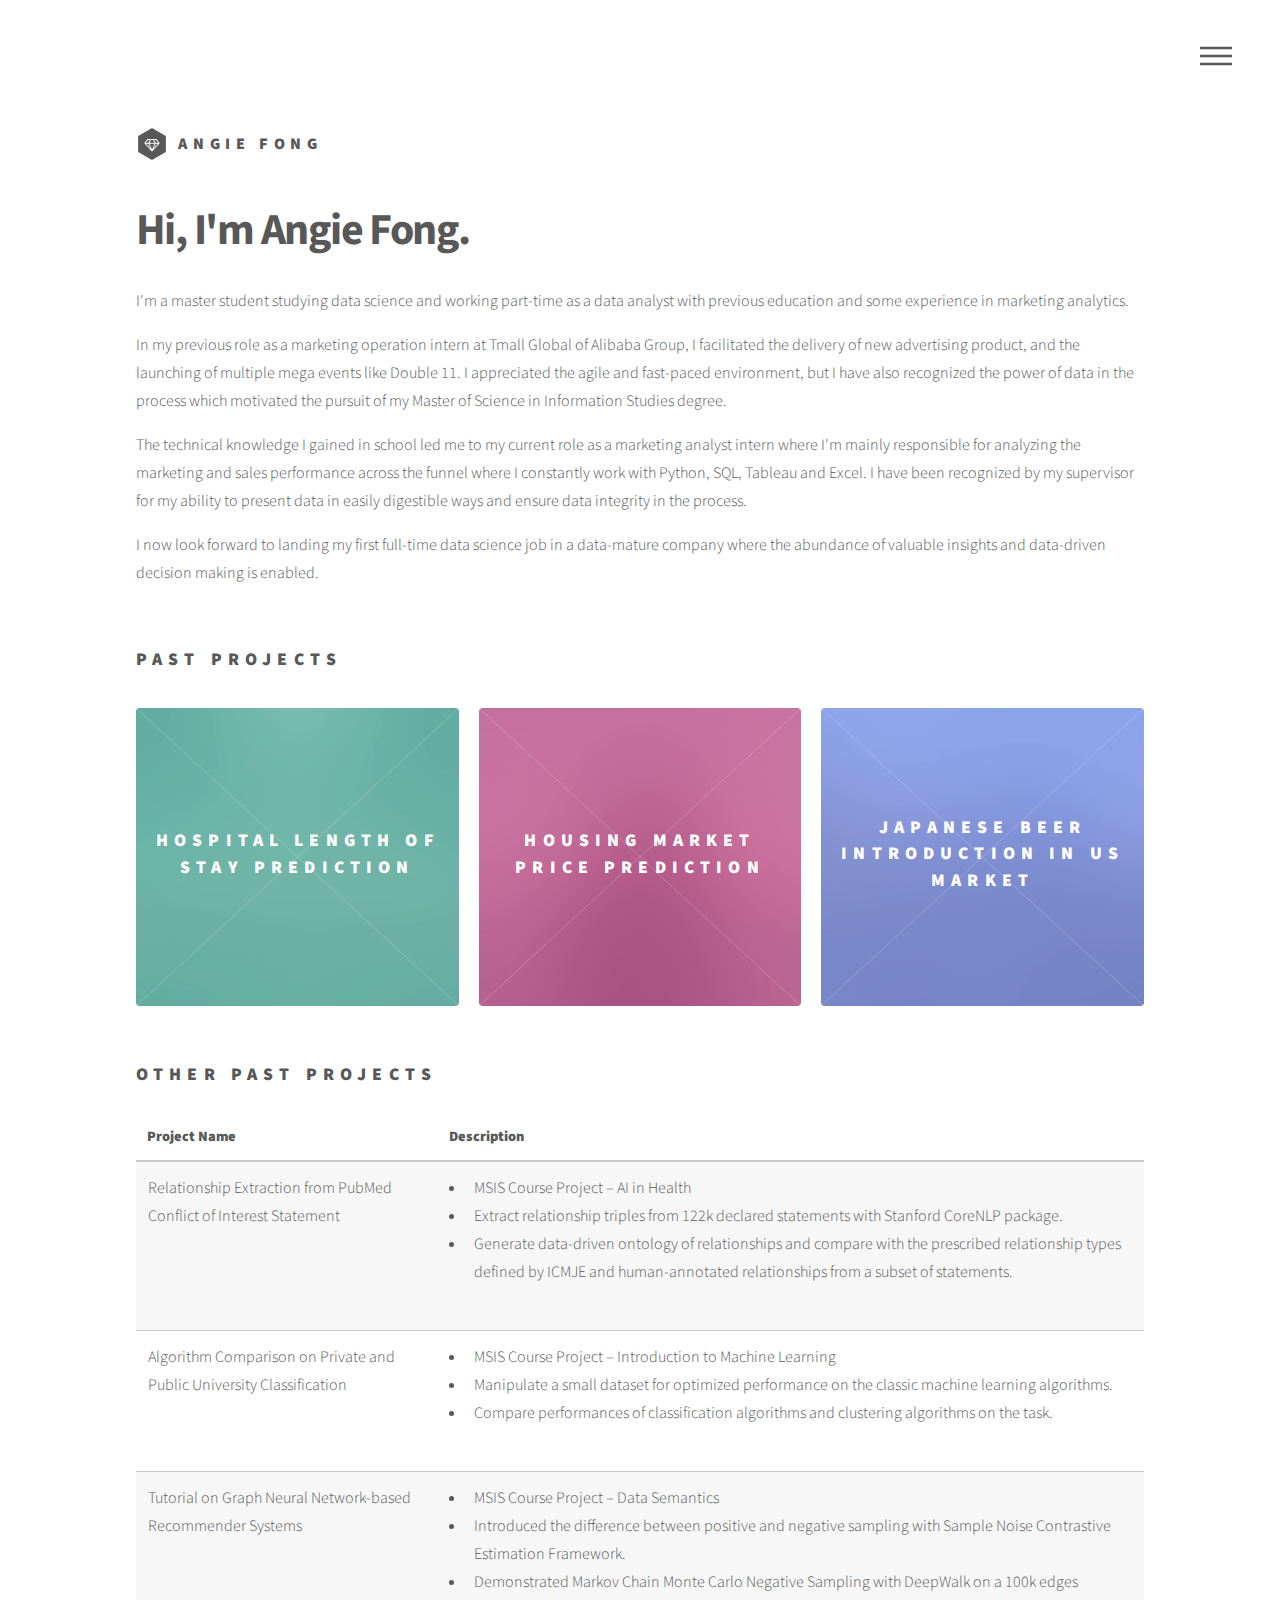
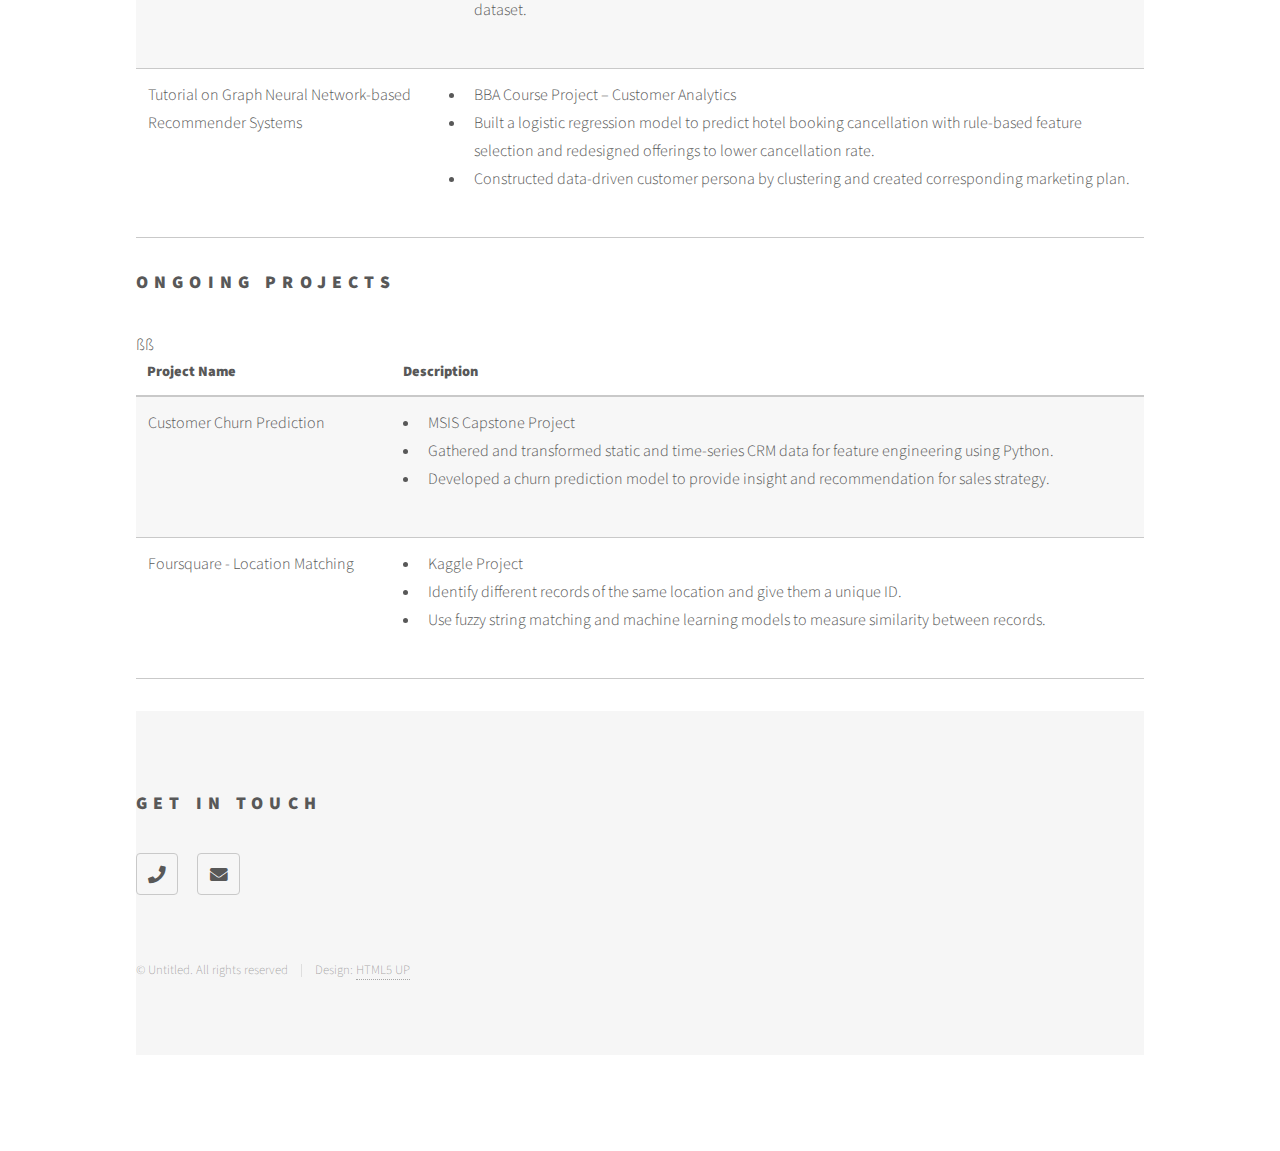
<file: index.html>
<!DOCTYPE HTML>
<!--
	Phantom by HTML5 UP
	html5up.net | @ajlkn
	Free for personal and commercial use under the CCA 3.0 license (html5up.net/license)
-->
<html>
	<head>
		<title>Angie Fong</title>
		<meta charset="utf-8" />
		<meta name="viewport" content="width=device-width, initial-scale=1, user-scalable=no" />
		<link rel="stylesheet" href="assets/css/main.css" />
		<noscript><link rel="stylesheet" href="assets/css/noscript.css" /></noscript>
	</head>
	<body class="is-preload">
		<!-- Wrapper -->
			<div id="wrapper">

				<!-- Header -->
					<header id="header">
						<div class="inner">

							<!-- Logo -->
								<a href="index.html" class="logo">
									<span class="symbol"><img src="images/logo.svg" alt="" /></span><span class="title">Angie Fong</span>
								</a>

							<!-- Nav -->
								<nav>
									<ul>
										<li><a href="#menu">Menu</a></li>
									</ul>
								</nav>

						</div>
					</header>

				<!-- Menu -->
					<nav id="menu">
						<h2>Menu</h2>
						<ul>
							<li><a href="index.html">Home</a></li>
							<li><a href="resume.html">Resume</a></li>
						</ul>
					</nav>

				<!-- Main -->
					<div id="main">
						<div class="inner">
							<header>
								<h1>Hi, I'm Angie Fong.</h1>
								<p>I'm a master student studying data science and working part-time as a data analyst with previous education and some experience in marketing analytics. </p>
								<p>In my previous role as a marketing operation intern at Tmall Global of Alibaba Group, I facilitated the delivery of new advertising product, and the
									launching of multiple mega events like Double 11. I appreciated the agile and fast-paced environment, but I have also recognized the power of data
									in the process which motivated the pursuit of my Master of Science in Information Studies degree.</p>
								<p>The technical knowledge I gained in school led me to my current role as a marketing analyst intern where I'm mainly responsible for analyzing the
									marketing and sales performance across the funnel where I constantly work with Python, SQL, Tableau and Excel. I have been recognized by my supervisor
									for my ability to present data in easily digestible ways and ensure data integrity in the process.</p>
								<p>I now look forward to landing my first full-time data science job in a data-mature company where the abundance of valuable insights and data-driven decision making is enabled. </p>
							</header>
							</br><h2>Past Projects</h2>
							<section class="tiles">
								<article class="style3">
									<span class="image">
										<img src="images/pic03.jpg" alt="" />
									</span>
									<a href="los_prediction.html">
										<h2>Hospital Length of Stay Prediction</h2>
										<div class="content">
											<p>Hospital length of stay prediction with MIMIC3 data.</p>
										</div>
									</a>
								</article>
								<article class="style4">
									<span class="image">
										<img src="images/pic04.jpg" alt="" />
									</span>
									<a href="housing_prediction.html">
										<h2>Housing Market Price Prediction</h2>
										<div class="content">
											<p>Kaggle competition: Sherbank Russian Housing Market Price Prediction.</p>
										</div>
									</a>
								</article>
								<article class="style6">
									<span class="image">
										<img src="images/pic06.jpg" alt="" />
									</span>
									<a href="japanese_beer.html">
										<h2>Japanese Beer Introduction in US market</h2>
										<div class="content">
											<p>Sed nisl arcu euismod sit amet nisi lorem etiam dolor veroeros et feugiat.</p>
										</div>
									</a>
								</article>
							</section>
							</br></br>
							<div>
								<h2>Other Past Projects</h2>
								<div class="table-wrapper">
									<table>
										<thead>
											<tr>
												<th>Project Name</th>
												<th>Description</th>
											</tr>
										</thead>
										<tbody>
											<tr>
												<td>Relationship Extraction from PubMed Conflict of Interest Statement</td>
												<td>
													<ul>
														<li>MSIS Course Project – AI in Health</li>
														<li>Extract relationship triples from 122k declared statements with Stanford CoreNLP package.</li>
														<li>Generate data-driven ontology of relationships and compare with the prescribed relationship types
															defined by ICMJE and human-annotated relationships from a subset of statements.</li>
													</ul>
												</td>
											</tr>
											<tr>
												<td>Algorithm Comparison on Private and Public University Classification</td>
												<td>
													<ul>
														<li>MSIS Course Project – Introduction to Machine Learning</li>
														<li>Manipulate a small dataset for optimized performance on the classic machine learning algorithms.</li>
														<li>Compare performances of classification algorithms and clustering algorithms on the task.</li>
													</ul>
												</td>
											</tr>
											<tr>
												<td>Tutorial on Graph Neural Network-based Recommender Systems</td>
												<td>
													<ul>
														<li>MSIS Course Project – Data Semantics</li>
														<li>Introduced the difference between positive and negative sampling with Sample Noise Contrastive Estimation Framework.</li>
														<li>Demonstrated Markov Chain Monte Carlo Negative Sampling with DeepWalk on a 100k edges dataset.</li>
													</ul>
												</td>
											</tr>
											<tr>
												<td>Tutorial on Graph Neural Network-based Recommender Systems</td>
												<td>
													<ul>
														<li>BBA Course Project – Customer Analytics</li>
														<li>Built a logistic regression model to predict hotel booking cancellation with rule-based feature selection and redesigned offerings to lower cancellation rate.</li>
														<li>Constructed data-driven customer persona by clustering and created corresponding marketing plan.</li>
													</ul>
												</td>
											</tr>
										</tbody>
									</table>
								</div>
							</div>
							<div>
								<h2>Ongoing Projects</h2>
								<div class="table-wrapper">
									<table>
										<thead>
											<tr>
												<th>Project Name</th>
												<th>Description</th>
											</tr>
										</thead>
										<tbody>
											<tr>
												<td>Customer Churn Prediction</td>
												<td>
													<ul>
														<li>MSIS Capstone Project</li>
														<li>Gathered and transformed static and time-series CRM data for feature engineering using Python.</li>
														<li>Developed a churn prediction model to provide insight and recommendation for sales strategy.</li>
													</ul>
												</td>
											</tr>
											<tr>
												<td>Foursquare - Location Matching</td>
												<td>
													<ul>
														<li>Kaggle Project</li>
														<li>Identify different records of the same location and give them a unique ID.</li>
														<li>Use fuzzy string matching and machine learning models to measure similarity between records.</li>
													</ul>
												</td>ßß
											</tr>
										</tbody>
									</table>
								</div>
							</div>

				<!-- Footer -->
					<footer id="footer">
						<div class="inner">
							<section>
								<h2>Get in touch</h2>
								<ul class="icons">
									<!--<li><a href="#" class="icon brands style2 fa-twitter"><span class="label">Twitter</span></a></li>
									<li><a href="#" class="icon brands style2 fa-facebook-f"><span class="label">Facebook</span></a></li>
									<li><a href="#" class="icon brands style2 fa-instagram"><span class="label">Instagram</span></a></li>
									<li><a href="#" class="icon brands style2 fa-dribbble"><span class="label">Dribbble</span></a></li>
									<li><a href="https://github.com/angiefong" class="icon brands style2 fa-github"><span class="label">GitHub</span></a></li>
									<li><a href="#" class="icon brands style2 fa-500px"><span class="label">500px</span></a></li>-->
									<li><a href="sms:5162898558" class="icon solid style2 fa-phone"><span class="label">Phone</span></a></li>
									<li><a href="https://www.linkedin.com/in/angie-fong/" class="icon solid style2 fa-envelope"><span class="label">LinkedIn</span></a></li>
								</ul>
							</section>
							<ul class="copyright">
								<li>&copy; Untitled. All rights reserved</li><li>Design: <a href="http://html5up.net">HTML5 UP</a></li>
							</ul>
						</div>
					</footer>

			</div>

		<!-- Scripts -->
			<script src="assets/js/jquery.min.js"></script>
			<script src="assets/js/browser.min.js"></script>
			<script src="assets/js/breakpoints.min.js"></script>
			<script src="assets/js/util.js"></script>
			<script src="assets/js/main.js"></script>

	</body>
</html>
</file>
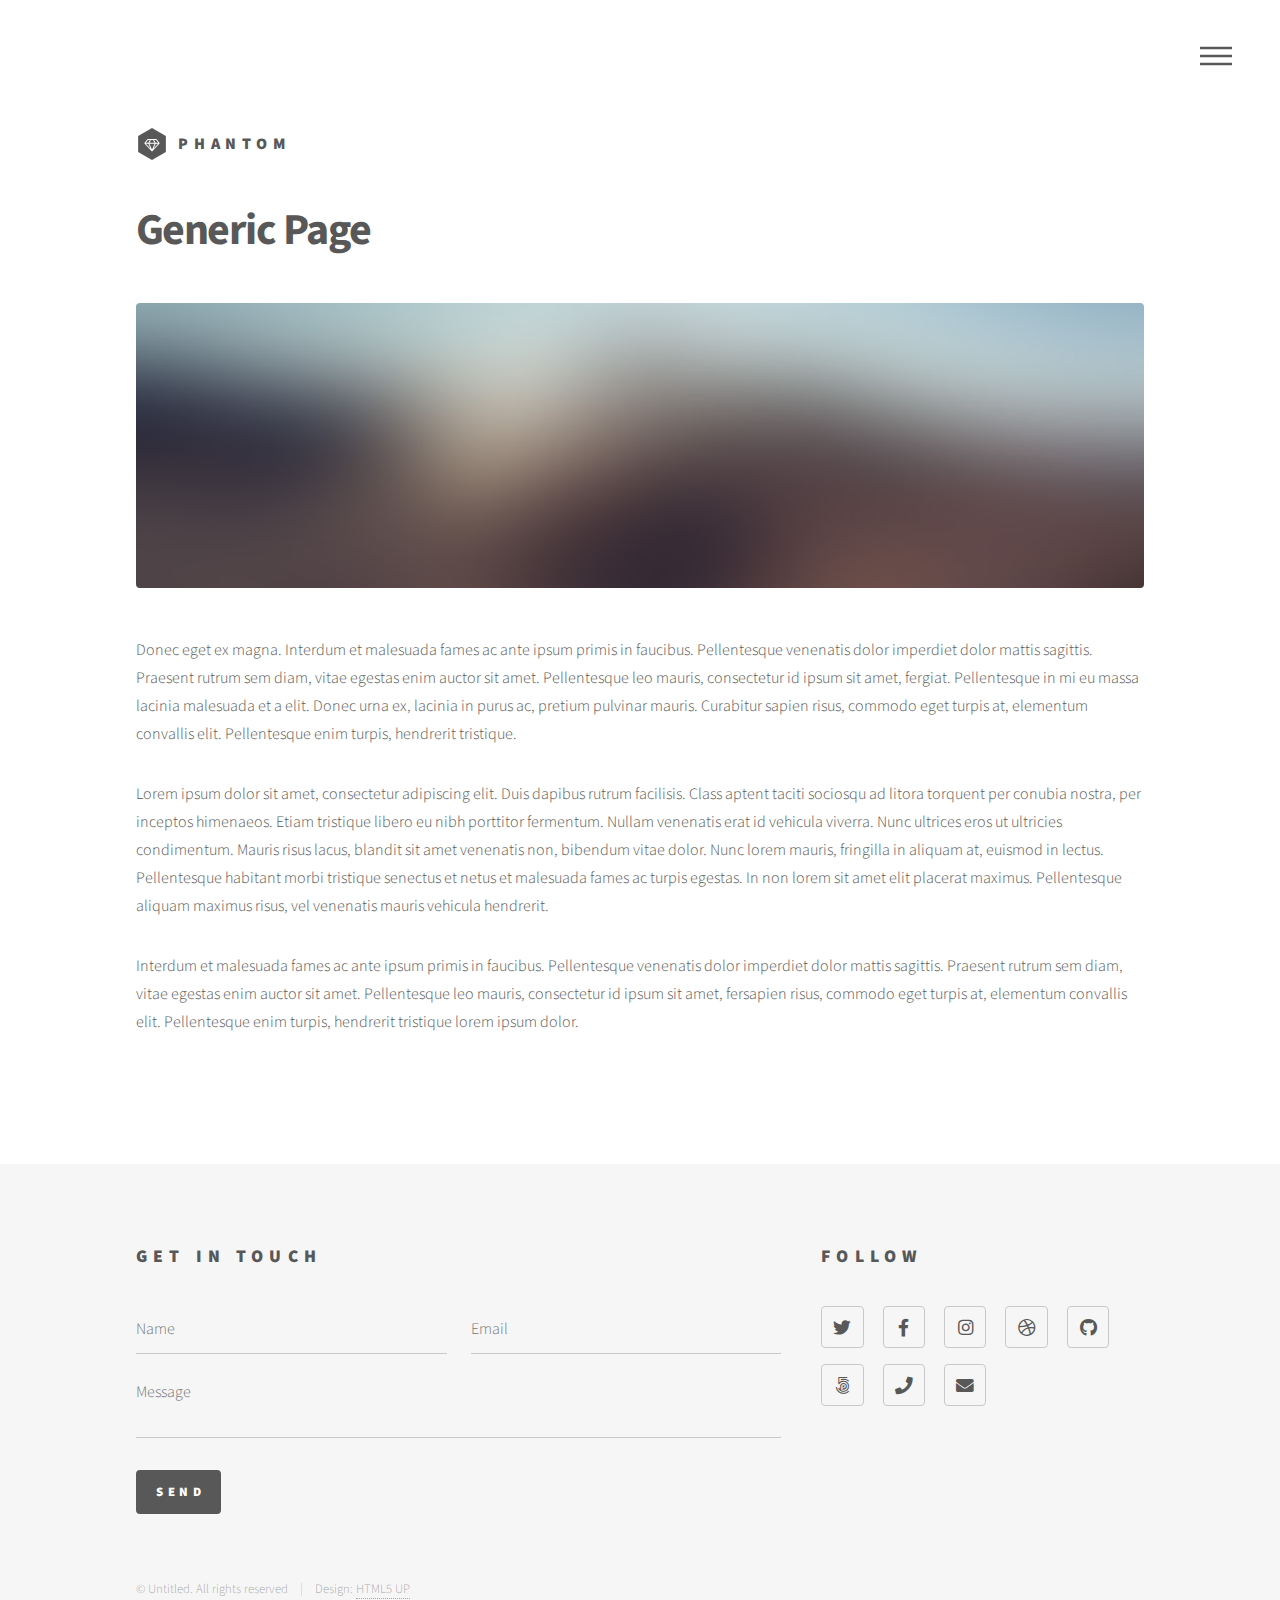
<file: customer_churn_prediction.html>
<!DOCTYPE HTML>
<!--
	Phantom by HTML5 UP
	html5up.net | @ajlkn
	Free for personal and commercial use under the CCA 3.0 license (html5up.net/license)
-->
<html>
	<head>
		<title>Generic - Phantom by HTML5 UP</title>
		<meta charset="utf-8" />
		<meta name="viewport" content="width=device-width, initial-scale=1, user-scalable=no" />
		<link rel="stylesheet" href="assets/css/main.css" />
		<noscript><link rel="stylesheet" href="assets/css/noscript.css" /></noscript>
	</head>
	<body class="is-preload">
		<!-- Wrapper -->
			<div id="wrapper">

				<!-- Header -->
					<header id="header">
						<div class="inner">

							<!-- Logo -->
								<a href="index.html" class="logo">
									<span class="symbol"><img src="images/logo.svg" alt="" /></span><span class="title">Phantom</span>
								</a>

							<!-- Nav -->
								<nav>
									<ul>
										<li><a href="#menu">Menu</a></li>
									</ul>
								</nav>

						</div>
					</header>

				<!-- Menu -->
					<nav id="menu">
						<h2>Menu</h2>
						<ul>
							<li><a href="index.html">Home</a></li>
							<li><a href="generic.html">Ipsum veroeros</a></li>
							<li><a href="generic.html">Tempus etiam</a></li>
							<li><a href="generic.html">Consequat dolor</a></li>
							<li><a href="elements.html">Elements</a></li>
						</ul>
					</nav>

				<!-- Main -->
					<div id="main">
						<div class="inner">
							<h1>Generic Page</h1>
							<span class="image main"><img src="images/pic13.jpg" alt="" /></span>
							<p>Donec eget ex magna. Interdum et malesuada fames ac ante ipsum primis in faucibus. Pellentesque venenatis dolor imperdiet dolor mattis sagittis. Praesent rutrum sem diam, vitae egestas enim auctor sit amet. Pellentesque leo mauris, consectetur id ipsum sit amet, fergiat. Pellentesque in mi eu massa lacinia malesuada et a elit. Donec urna ex, lacinia in purus ac, pretium pulvinar mauris. Curabitur sapien risus, commodo eget turpis at, elementum convallis elit. Pellentesque enim turpis, hendrerit tristique.</p>
							<p>Lorem ipsum dolor sit amet, consectetur adipiscing elit. Duis dapibus rutrum facilisis. Class aptent taciti sociosqu ad litora torquent per conubia nostra, per inceptos himenaeos. Etiam tristique libero eu nibh porttitor fermentum. Nullam venenatis erat id vehicula viverra. Nunc ultrices eros ut ultricies condimentum. Mauris risus lacus, blandit sit amet venenatis non, bibendum vitae dolor. Nunc lorem mauris, fringilla in aliquam at, euismod in lectus. Pellentesque habitant morbi tristique senectus et netus et malesuada fames ac turpis egestas. In non lorem sit amet elit placerat maximus. Pellentesque aliquam maximus risus, vel venenatis mauris vehicula hendrerit.</p>
							<p>Interdum et malesuada fames ac ante ipsum primis in faucibus. Pellentesque venenatis dolor imperdiet dolor mattis sagittis. Praesent rutrum sem diam, vitae egestas enim auctor sit amet. Pellentesque leo mauris, consectetur id ipsum sit amet, fersapien risus, commodo eget turpis at, elementum convallis elit. Pellentesque enim turpis, hendrerit tristique lorem ipsum dolor.</p>
						</div>
					</div>

				<!-- Footer -->
					<footer id="footer">
						<div class="inner">
							<section>
								<h2>Get in touch</h2>
								<form method="post" action="#">
									<div class="fields">
										<div class="field half">
											<input type="text" name="name" id="name" placeholder="Name" />
										</div>
										<div class="field half">
											<input type="email" name="email" id="email" placeholder="Email" />
										</div>
										<div class="field">
											<textarea name="message" id="message" placeholder="Message"></textarea>
										</div>
									</div>
									<ul class="actions">
										<li><input type="submit" value="Send" class="primary" /></li>
									</ul>
								</form>
							</section>
							<section>
								<h2>Follow</h2>
								<ul class="icons">
									<li><a href="#" class="icon brands style2 fa-twitter"><span class="label">Twitter</span></a></li>
									<li><a href="#" class="icon brands style2 fa-facebook-f"><span class="label">Facebook</span></a></li>
									<li><a href="#" class="icon brands style2 fa-instagram"><span class="label">Instagram</span></a></li>
									<li><a href="#" class="icon brands style2 fa-dribbble"><span class="label">Dribbble</span></a></li>
									<li><a href="#" class="icon brands style2 fa-github"><span class="label">GitHub</span></a></li>
									<li><a href="#" class="icon brands style2 fa-500px"><span class="label">500px</span></a></li>
									<li><a href="#" class="icon solid style2 fa-phone"><span class="label">Phone</span></a></li>
									<li><a href="#" class="icon solid style2 fa-envelope"><span class="label">Email</span></a></li>
								</ul>
							</section>
							<ul class="copyright">
								<li>&copy; Untitled. All rights reserved</li><li>Design: <a href="http://html5up.net">HTML5 UP</a></li>
							</ul>
						</div>
					</footer>

			</div>

		<!-- Scripts -->
			<script src="assets/js/jquery.min.js"></script>
			<script src="assets/js/browser.min.js"></script>
			<script src="assets/js/breakpoints.min.js"></script>
			<script src="assets/js/util.js"></script>
			<script src="assets/js/main.js"></script>

	</body>
</html>
</file>
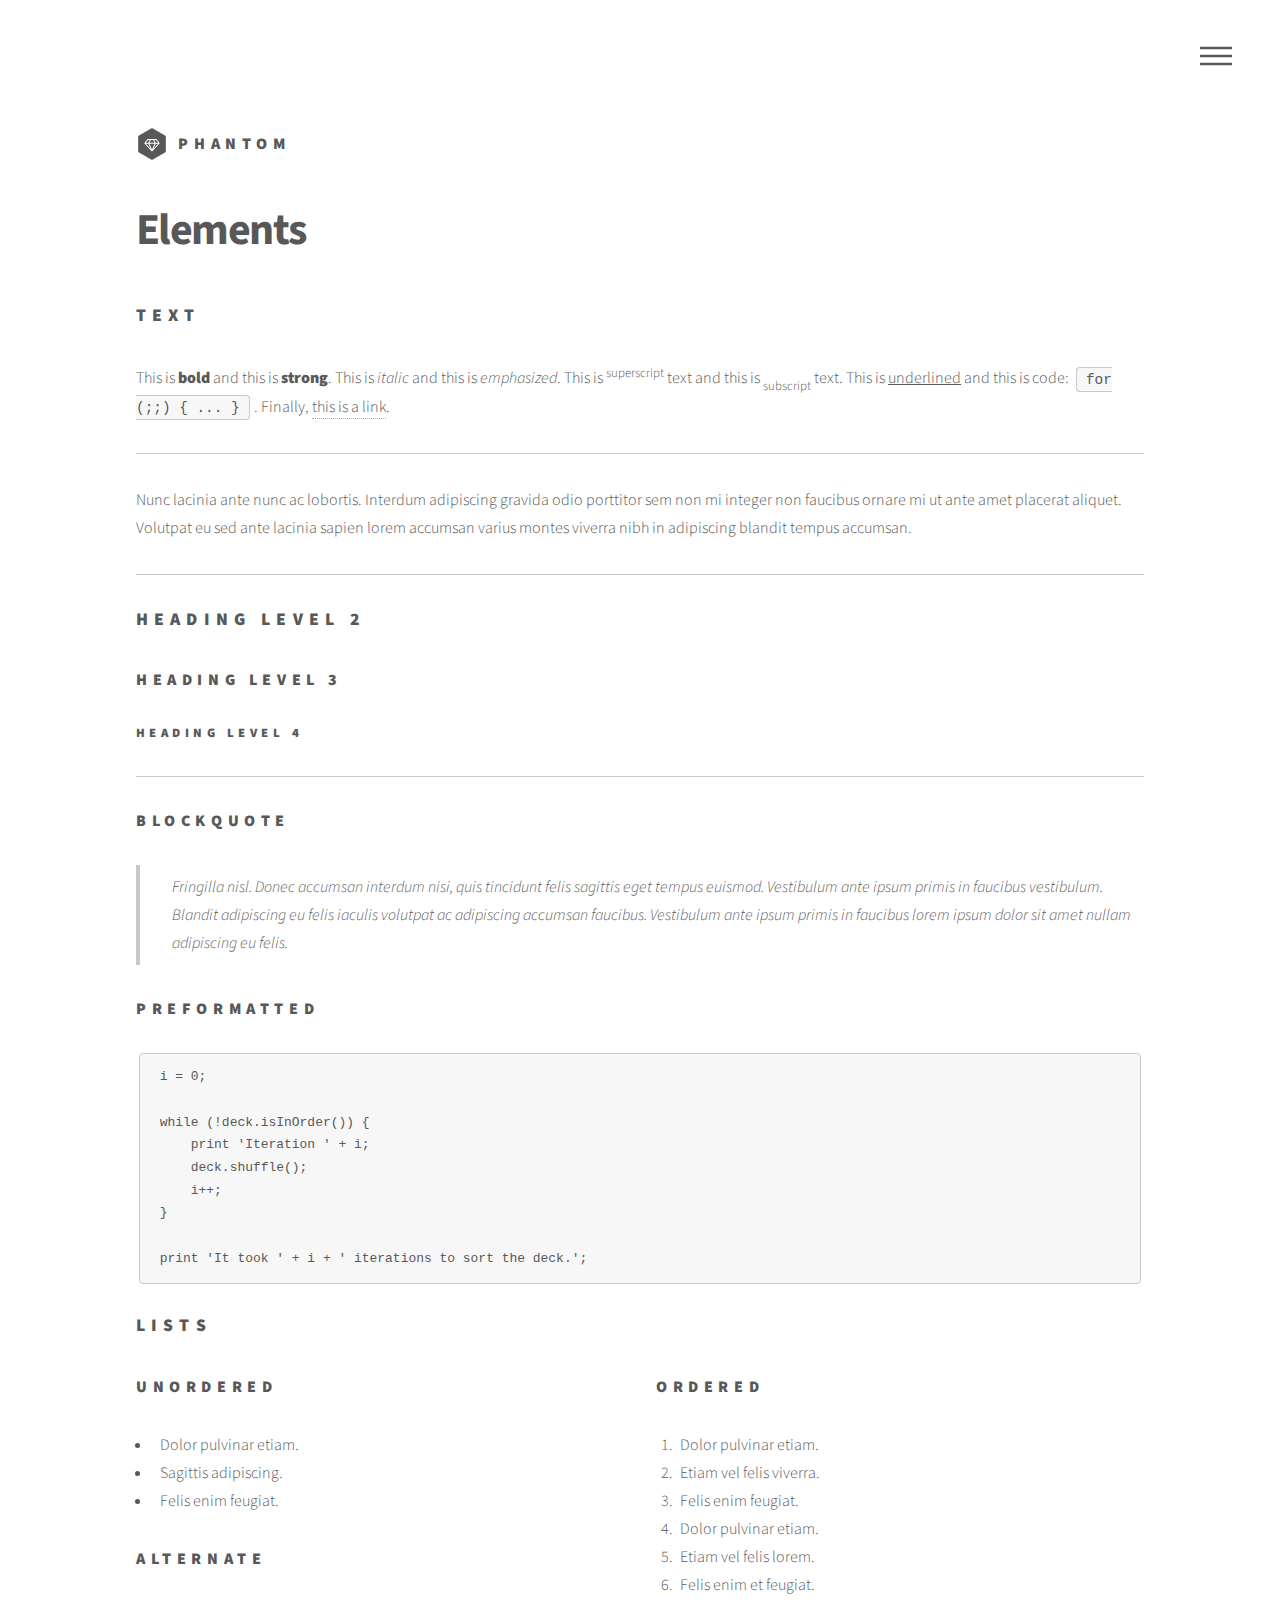
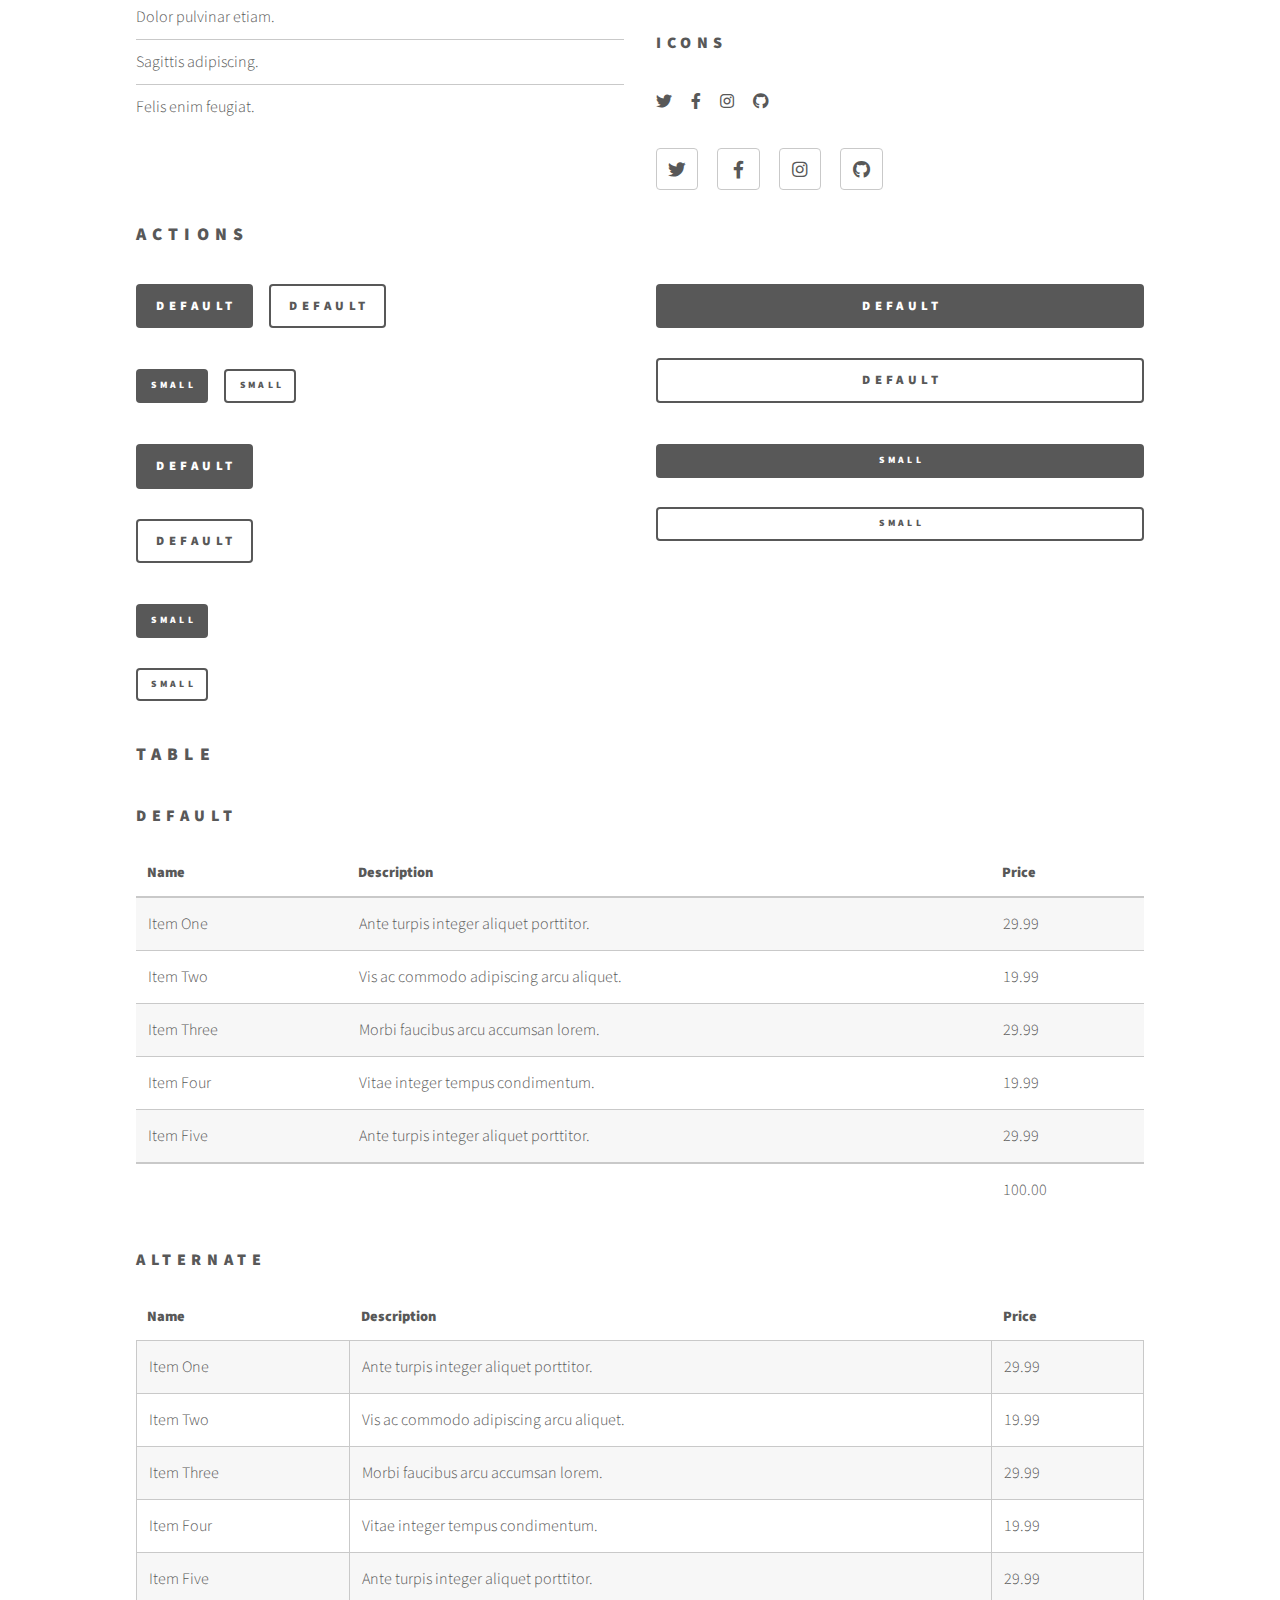
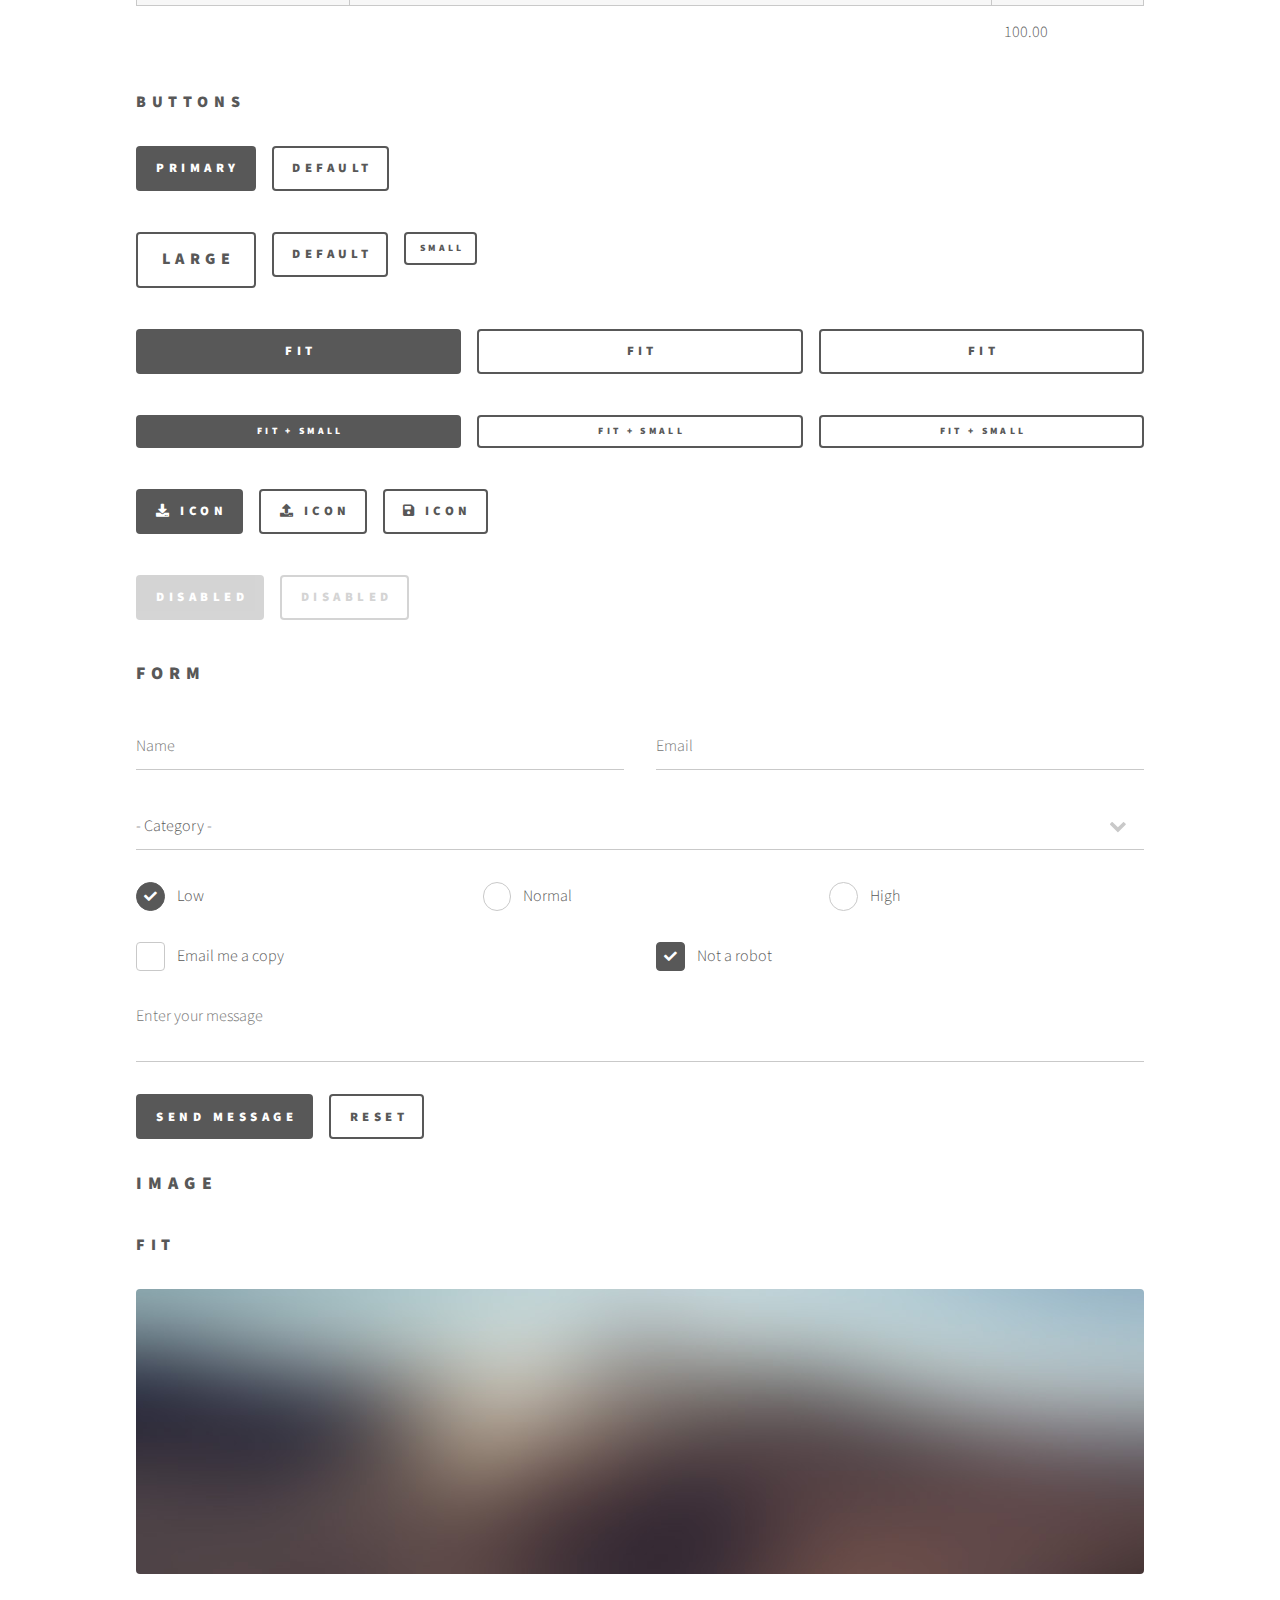
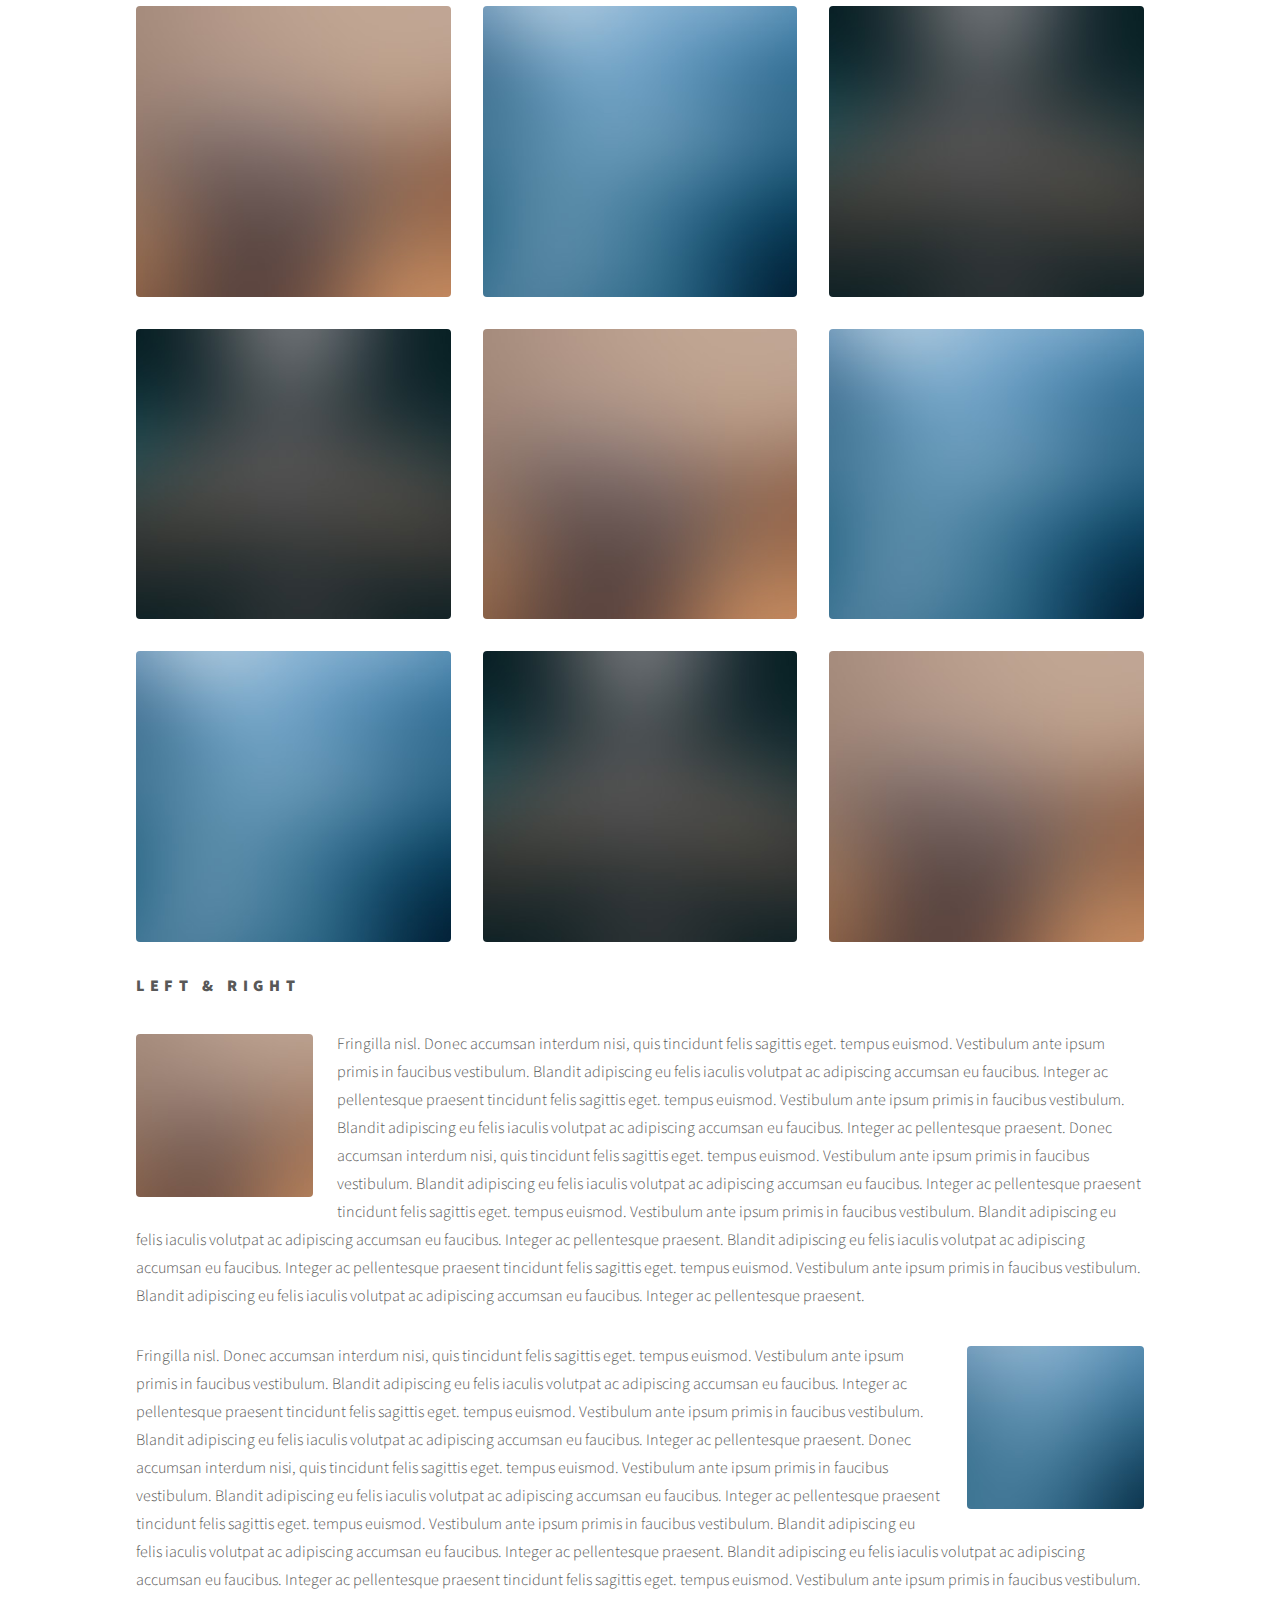
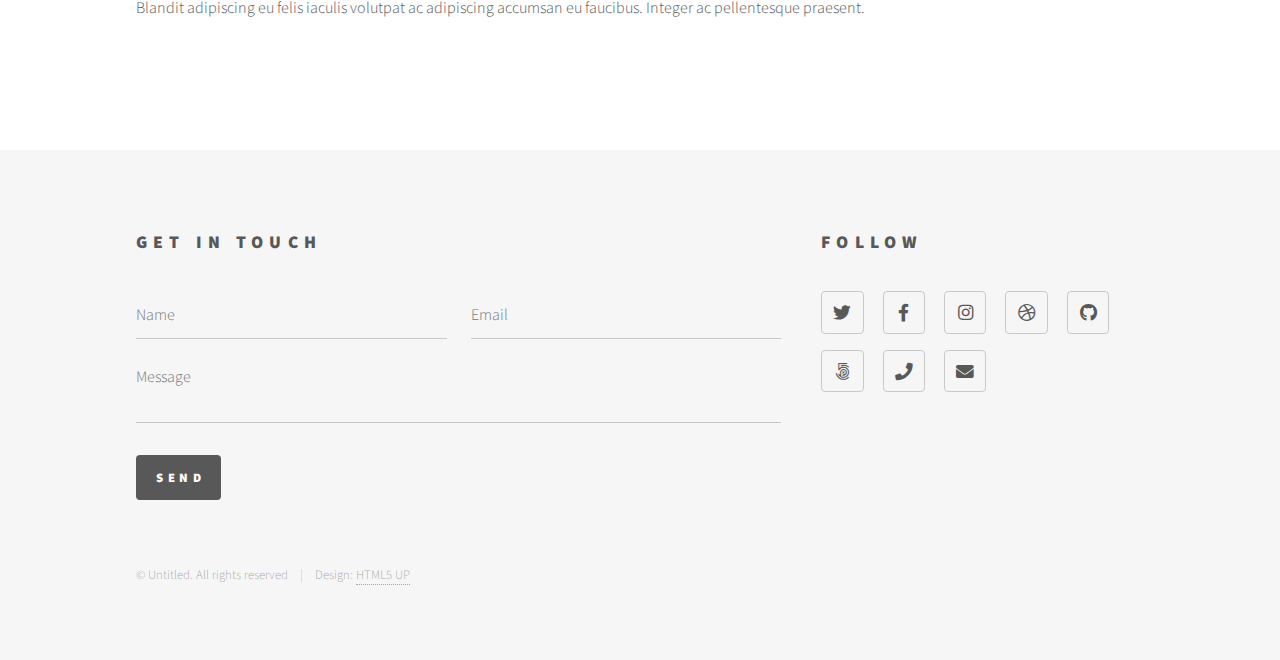
<file: elements.html>
<!DOCTYPE HTML>
<!--
	Phantom by HTML5 UP
	html5up.net | @ajlkn
	Free for personal and commercial use under the CCA 3.0 license (html5up.net/license)
-->
<html>
	<head>
		<title>Elements - Phantom by HTML5 UP</title>
		<meta charset="utf-8" />
		<meta name="viewport" content="width=device-width, initial-scale=1, user-scalable=no" />
		<link rel="stylesheet" href="assets/css/main.css" />
		<noscript><link rel="stylesheet" href="assets/css/noscript.css" /></noscript>
	</head>
	<body class="is-preload">
		<!-- Wrapper -->
			<div id="wrapper">

				<!-- Header -->
					<header id="header">
						<div class="inner">

							<!-- Logo -->
								<a href="index.html" class="logo">
									<span class="symbol"><img src="images/logo.svg" alt="" /></span><span class="title">Phantom</span>
								</a>

							<!-- Nav -->
								<nav>
									<ul>
										<li><a href="#menu">Menu</a></li>
									</ul>
								</nav>

						</div>
					</header>

				<!-- Menu -->
					<nav id="menu">
						<h2>Menu</h2>
						<ul>
							<li><a href="index.html">Home</a></li>
							<li><a href="generic.html">Ipsum veroeros</a></li>
							<li><a href="generic.html">Tempus etiam</a></li>
							<li><a href="generic.html">Consequat dolor</a></li>
							<li><a href="elements.html">Elements</a></li>
						</ul>
					</nav>

				<!-- Main -->
					<div id="main">
						<div class="inner">
							<h1>Elements</h1>

							<!-- Text -->
								<section>
									<h2>Text</h2>
									<p>This is <b>bold</b> and this is <strong>strong</strong>. This is <i>italic</i> and this is <em>emphasized</em>.
									This is <sup>superscript</sup> text and this is <sub>subscript</sub> text.
									This is <u>underlined</u> and this is code: <code>for (;;) { ... }</code>. Finally, <a href="#">this is a link</a>.</p>
									<hr />
									<p>Nunc lacinia ante nunc ac lobortis. Interdum adipiscing gravida odio porttitor sem non mi integer non faucibus ornare mi ut ante amet placerat aliquet. Volutpat eu sed ante lacinia sapien lorem accumsan varius montes viverra nibh in adipiscing blandit tempus accumsan.</p>
									<hr />
									<h2>Heading Level 2</h2>
									<h3>Heading Level 3</h3>
									<h4>Heading Level 4</h4>
									<hr />
									<h3>Blockquote</h3>
									<blockquote>Fringilla nisl. Donec accumsan interdum nisi, quis tincidunt felis sagittis eget tempus euismod. Vestibulum ante ipsum primis in faucibus vestibulum. Blandit adipiscing eu felis iaculis volutpat ac adipiscing accumsan faucibus. Vestibulum ante ipsum primis in faucibus lorem ipsum dolor sit amet nullam adipiscing eu felis.</blockquote>
									<h3>Preformatted</h3>
									<pre><code>i = 0;

while (!deck.isInOrder()) {
    print 'Iteration ' + i;
    deck.shuffle();
    i++;
}

print 'It took ' + i + ' iterations to sort the deck.';</code></pre>
								</section>

							<!-- Lists -->
								<section>
									<h2>Lists</h2>
									<div class="row">
										<div class="col-6 col-12-medium">
											<h3>Unordered</h3>
											<ul>
												<li>Dolor pulvinar etiam.</li>
												<li>Sagittis adipiscing.</li>
												<li>Felis enim feugiat.</li>
											</ul>
											<h3>Alternate</h3>
											<ul class="alt">
												<li>Dolor pulvinar etiam.</li>
												<li>Sagittis adipiscing.</li>
												<li>Felis enim feugiat.</li>
											</ul>
										</div>
										<div class="col-6 col-12-medium">
											<h3>Ordered</h3>
											<ol>
												<li>Dolor pulvinar etiam.</li>
												<li>Etiam vel felis viverra.</li>
												<li>Felis enim feugiat.</li>
												<li>Dolor pulvinar etiam.</li>
												<li>Etiam vel felis lorem.</li>
												<li>Felis enim et feugiat.</li>
											</ol>
											<h3>Icons</h3>
											<ul class="icons">
												<li><a href="#" class="icon brands style1 fa-twitter"><span class="label">Twitter</span></a></li>
												<li><a href="#" class="icon brands style1 fa-facebook-f"><span class="label">Facebook</span></a></li>
												<li><a href="#" class="icon brands style1 fa-instagram"><span class="label">Instagram</span></a></li>
												<li><a href="#" class="icon brands style1 fa-github"><span class="label">Github</span></a></li>
											</ul>
											<ul class="icons">
												<li><a href="#" class="icon brands style2 fa-twitter"><span class="label">Twitter</span></a></li>
												<li><a href="#" class="icon brands style2 fa-facebook-f"><span class="label">Facebook</span></a></li>
												<li><a href="#" class="icon brands style2 fa-instagram"><span class="label">Instagram</span></a></li>
												<li><a href="#" class="icon brands style2 fa-github"><span class="label">Github</span></a></li>
											</ul>
										</div>
									</div>
									<h2>Actions</h2>
									<div class="row">
										<div class="col-6 col-12-medium">
											<ul class="actions">
												<li><a href="#" class="button primary">Default</a></li>
												<li><a href="#" class="button">Default</a></li>
											</ul>
											<ul class="actions small">
												<li><a href="#" class="button primary small">Small</a></li>
												<li><a href="#" class="button small">Small</a></li>
											</ul>
											<ul class="actions stacked">
												<li><a href="#" class="button primary">Default</a></li>
												<li><a href="#" class="button">Default</a></li>
											</ul>
											<ul class="actions stacked">
												<li><a href="#" class="button primary small">Small</a></li>
												<li><a href="#" class="button small">Small</a></li>
											</ul>
										</div>
										<div class="col-6 col-12-medium">
											<ul class="actions stacked">
												<li><a href="#" class="button primary fit">Default</a></li>
												<li><a href="#" class="button fit">Default</a></li>
											</ul>
											<ul class="actions stacked">
												<li><a href="#" class="button primary small fit">Small</a></li>
												<li><a href="#" class="button small fit">Small</a></li>
											</ul>
										</div>
									</div>
								</section>

							<!-- Table -->
								<section>
									<h2>Table</h2>
									<h3>Default</h3>
									<div class="table-wrapper">
										<table>
											<thead>
												<tr>
													<th>Name</th>
													<th>Description</th>
													<th>Price</th>
												</tr>
											</thead>
											<tbody>
												<tr>
													<td>Item One</td>
													<td>Ante turpis integer aliquet porttitor.</td>
													<td>29.99</td>
												</tr>
												<tr>
													<td>Item Two</td>
													<td>Vis ac commodo adipiscing arcu aliquet.</td>
													<td>19.99</td>
												</tr>
												<tr>
													<td>Item Three</td>
													<td> Morbi faucibus arcu accumsan lorem.</td>
													<td>29.99</td>
												</tr>
												<tr>
													<td>Item Four</td>
													<td>Vitae integer tempus condimentum.</td>
													<td>19.99</td>
												</tr>
												<tr>
													<td>Item Five</td>
													<td>Ante turpis integer aliquet porttitor.</td>
													<td>29.99</td>
												</tr>
											</tbody>
											<tfoot>
												<tr>
													<td colspan="2"></td>
													<td>100.00</td>
												</tr>
											</tfoot>
										</table>
									</div>

									<h3>Alternate</h3>
									<div class="table-wrapper">
										<table class="alt">
											<thead>
												<tr>
													<th>Name</th>
													<th>Description</th>
													<th>Price</th>
												</tr>
											</thead>
											<tbody>
												<tr>
													<td>Item One</td>
													<td>Ante turpis integer aliquet porttitor.</td>
													<td>29.99</td>
												</tr>
												<tr>
													<td>Item Two</td>
													<td>Vis ac commodo adipiscing arcu aliquet.</td>
													<td>19.99</td>
												</tr>
												<tr>
													<td>Item Three</td>
													<td> Morbi faucibus arcu accumsan lorem.</td>
													<td>29.99</td>
												</tr>
												<tr>
													<td>Item Four</td>
													<td>Vitae integer tempus condimentum.</td>
													<td>19.99</td>
												</tr>
												<tr>
													<td>Item Five</td>
													<td>Ante turpis integer aliquet porttitor.</td>
													<td>29.99</td>
												</tr>
											</tbody>
											<tfoot>
												<tr>
													<td colspan="2"></td>
													<td>100.00</td>
												</tr>
											</tfoot>
										</table>
									</div>
								</section>

							<!-- Buttons -->
								<section>
									<h3>Buttons</h3>
									<ul class="actions">
										<li><a href="#" class="button primary">Primary</a></li>
										<li><a href="#" class="button">Default</a></li>
									</ul>
									<ul class="actions">
										<li><a href="#" class="button large">Large</a></li>
										<li><a href="#" class="button">Default</a></li>
										<li><a href="#" class="button small">Small</a></li>
									</ul>
									<ul class="actions fit">
										<li><a href="#" class="button primary fit">Fit</a></li>
										<li><a href="#" class="button fit">Fit</a></li>
										<li><a href="#" class="button fit">Fit</a></li>
									</ul>
									<ul class="actions fit small">
										<li><a href="#" class="button primary fit small">Fit + Small</a></li>
										<li><a href="#" class="button fit small">Fit + Small</a></li>
										<li><a href="#" class="button fit small">Fit + Small</a></li>
									</ul>
									<ul class="actions">
										<li><a href="#" class="button primary icon solid fa-download">Icon</a></li>
										<li><a href="#" class="button icon solid fa-upload">Icon</a></li>
										<li><a href="#" class="button icon solid fa-save">Icon</a></li>
									</ul>
									<ul class="actions">
										<li><span class="button primary disabled">Disabled</span></li>
										<li><span class="button disabled">Disabled</span></li>
									</ul>
								</section>

							<!-- Form -->
								<section>
									<h2>Form</h2>
									<form method="post" action="#">
										<div class="row gtr-uniform">
											<div class="col-6 col-12-xsmall">
												<input type="text" name="demo-name" id="demo-name" value="" placeholder="Name" />
											</div>
											<div class="col-6 col-12-xsmall">
												<input type="email" name="demo-email" id="demo-email" value="" placeholder="Email" />
											</div>
											<div class="col-12">
												<select name="demo-category" id="demo-category">
													<option value="">- Category -</option>
													<option value="1">Manufacturing</option>
													<option value="1">Shipping</option>
													<option value="1">Administration</option>
													<option value="1">Human Resources</option>
												</select>
											</div>
											<div class="col-4 col-12-small">
												<input type="radio" id="demo-priority-low" name="demo-priority" checked>
												<label for="demo-priority-low">Low</label>
											</div>
											<div class="col-4 col-12-small">
												<input type="radio" id="demo-priority-normal" name="demo-priority">
												<label for="demo-priority-normal">Normal</label>
											</div>
											<div class="col-4 col-12-small">
												<input type="radio" id="demo-priority-high" name="demo-priority">
												<label for="demo-priority-high">High</label>
											</div>
											<div class="col-6 col-12-small">
												<input type="checkbox" id="demo-copy" name="demo-copy">
												<label for="demo-copy">Email me a copy</label>
											</div>
											<div class="col-6 col-12-small">
												<input type="checkbox" id="demo-human" name="demo-human" checked>
												<label for="demo-human">Not a robot</label>
											</div>
											<div class="col-12">
												<textarea name="demo-message" id="demo-message" placeholder="Enter your message" rows="6"></textarea>
											</div>
											<div class="col-12">
												<ul class="actions">
													<li><input type="submit" value="Send Message" class="primary" /></li>
													<li><input type="reset" value="Reset" /></li>
												</ul>
											</div>
										</div>
									</form>
								</section>

							<!-- Image -->
								<section>
									<h2>Image</h2>
									<h3>Fit</h3>
									<div class="box alt">
										<div class="row gtr-uniform">
											<div class="col-12"><span class="image fit"><img src="images/pic13.jpg" alt="" /></span></div>
											<div class="col-4"><span class="image fit"><img src="images/pic01.jpg" alt="" /></span></div>
											<div class="col-4"><span class="image fit"><img src="images/pic02.jpg" alt="" /></span></div>
											<div class="col-4"><span class="image fit"><img src="images/pic03.jpg" alt="" /></span></div>
											<div class="col-4"><span class="image fit"><img src="images/pic03.jpg" alt="" /></span></div>
											<div class="col-4"><span class="image fit"><img src="images/pic01.jpg" alt="" /></span></div>
											<div class="col-4"><span class="image fit"><img src="images/pic02.jpg" alt="" /></span></div>
											<div class="col-4"><span class="image fit"><img src="images/pic02.jpg" alt="" /></span></div>
											<div class="col-4"><span class="image fit"><img src="images/pic03.jpg" alt="" /></span></div>
											<div class="col-4"><span class="image fit"><img src="images/pic01.jpg" alt="" /></span></div>
										</div>
									</div>
									<h3>Left &amp; Right</h3>
									<p><span class="image left"><img src="images/pic14.jpg" alt="" /></span>Fringilla nisl. Donec accumsan interdum nisi, quis tincidunt felis sagittis eget. tempus euismod. Vestibulum ante ipsum primis in faucibus vestibulum. Blandit adipiscing eu felis iaculis volutpat ac adipiscing accumsan eu faucibus. Integer ac pellentesque praesent tincidunt felis sagittis eget. tempus euismod. Vestibulum ante ipsum primis in faucibus vestibulum. Blandit adipiscing eu felis iaculis volutpat ac adipiscing accumsan eu faucibus. Integer ac pellentesque praesent. Donec accumsan interdum nisi, quis tincidunt felis sagittis eget. tempus euismod. Vestibulum ante ipsum primis in faucibus vestibulum. Blandit adipiscing eu felis iaculis volutpat ac adipiscing accumsan eu faucibus. Integer ac pellentesque praesent tincidunt felis sagittis eget. tempus euismod. Vestibulum ante ipsum primis in faucibus vestibulum. Blandit adipiscing eu felis iaculis volutpat ac adipiscing accumsan eu faucibus. Integer ac pellentesque praesent. Blandit adipiscing eu felis iaculis volutpat ac adipiscing accumsan eu faucibus. Integer ac pellentesque praesent tincidunt felis sagittis eget. tempus euismod. Vestibulum ante ipsum primis in faucibus vestibulum. Blandit adipiscing eu felis iaculis volutpat ac adipiscing accumsan eu faucibus. Integer ac pellentesque praesent.</p>
									<p><span class="image right"><img src="images/pic15.jpg" alt="" /></span>Fringilla nisl. Donec accumsan interdum nisi, quis tincidunt felis sagittis eget. tempus euismod. Vestibulum ante ipsum primis in faucibus vestibulum. Blandit adipiscing eu felis iaculis volutpat ac adipiscing accumsan eu faucibus. Integer ac pellentesque praesent tincidunt felis sagittis eget. tempus euismod. Vestibulum ante ipsum primis in faucibus vestibulum. Blandit adipiscing eu felis iaculis volutpat ac adipiscing accumsan eu faucibus. Integer ac pellentesque praesent. Donec accumsan interdum nisi, quis tincidunt felis sagittis eget. tempus euismod. Vestibulum ante ipsum primis in faucibus vestibulum. Blandit adipiscing eu felis iaculis volutpat ac adipiscing accumsan eu faucibus. Integer ac pellentesque praesent tincidunt felis sagittis eget. tempus euismod. Vestibulum ante ipsum primis in faucibus vestibulum. Blandit adipiscing eu felis iaculis volutpat ac adipiscing accumsan eu faucibus. Integer ac pellentesque praesent. Blandit adipiscing eu felis iaculis volutpat ac adipiscing accumsan eu faucibus. Integer ac pellentesque praesent tincidunt felis sagittis eget. tempus euismod. Vestibulum ante ipsum primis in faucibus vestibulum. Blandit adipiscing eu felis iaculis volutpat ac adipiscing accumsan eu faucibus. Integer ac pellentesque praesent.</p>
								</section>

						</div>
					</div>

				<!-- Footer -->
					<footer id="footer">
						<div class="inner">
							<section>
								<h2>Get in touch</h2>
								<form method="post" action="#">
									<div class="fields">
										<div class="field half">
											<input type="text" name="name" id="name" placeholder="Name" />
										</div>
										<div class="field half">
											<input type="email" name="email" id="email" placeholder="Email" />
										</div>
										<div class="field">
											<textarea name="message" id="message" placeholder="Message"></textarea>
										</div>
									</div>
									<ul class="actions">
										<li><input type="submit" value="Send" class="primary" /></li>
									</ul>
								</form>
							</section>
							<section>
								<h2>Follow</h2>
								<ul class="icons">
									<li><a href="#" class="icon brands style2 fa-twitter"><span class="label">Twitter</span></a></li>
									<li><a href="#" class="icon brands style2 fa-facebook-f"><span class="label">Facebook</span></a></li>
									<li><a href="#" class="icon brands style2 fa-instagram"><span class="label">Instagram</span></a></li>
									<li><a href="#" class="icon brands style2 fa-dribbble"><span class="label">Dribbble</span></a></li>
									<li><a href="#" class="icon brands style2 fa-github"><span class="label">GitHub</span></a></li>
									<li><a href="#" class="icon brands style2 fa-500px"><span class="label">500px</span></a></li>
									<li><a href="#" class="icon solid style2 fa-phone"><span class="label">Phone</span></a></li>
									<li><a href="#" class="icon solid style2 fa-envelope"><span class="label">Email</span></a></li>
								</ul>
							</section>
							<ul class="copyright">
								<li>&copy; Untitled. All rights reserved</li><li>Design: <a href="http://html5up.net">HTML5 UP</a></li>
							</ul>
						</div>
					</footer>

			</div>

		<!-- Scripts -->
			<script src="assets/js/jquery.min.js"></script>
			<script src="assets/js/browser.min.js"></script>
			<script src="assets/js/breakpoints.min.js"></script>
			<script src="assets/js/util.js"></script>
			<script src="assets/js/main.js"></script>

	</body>
</html>
</file>
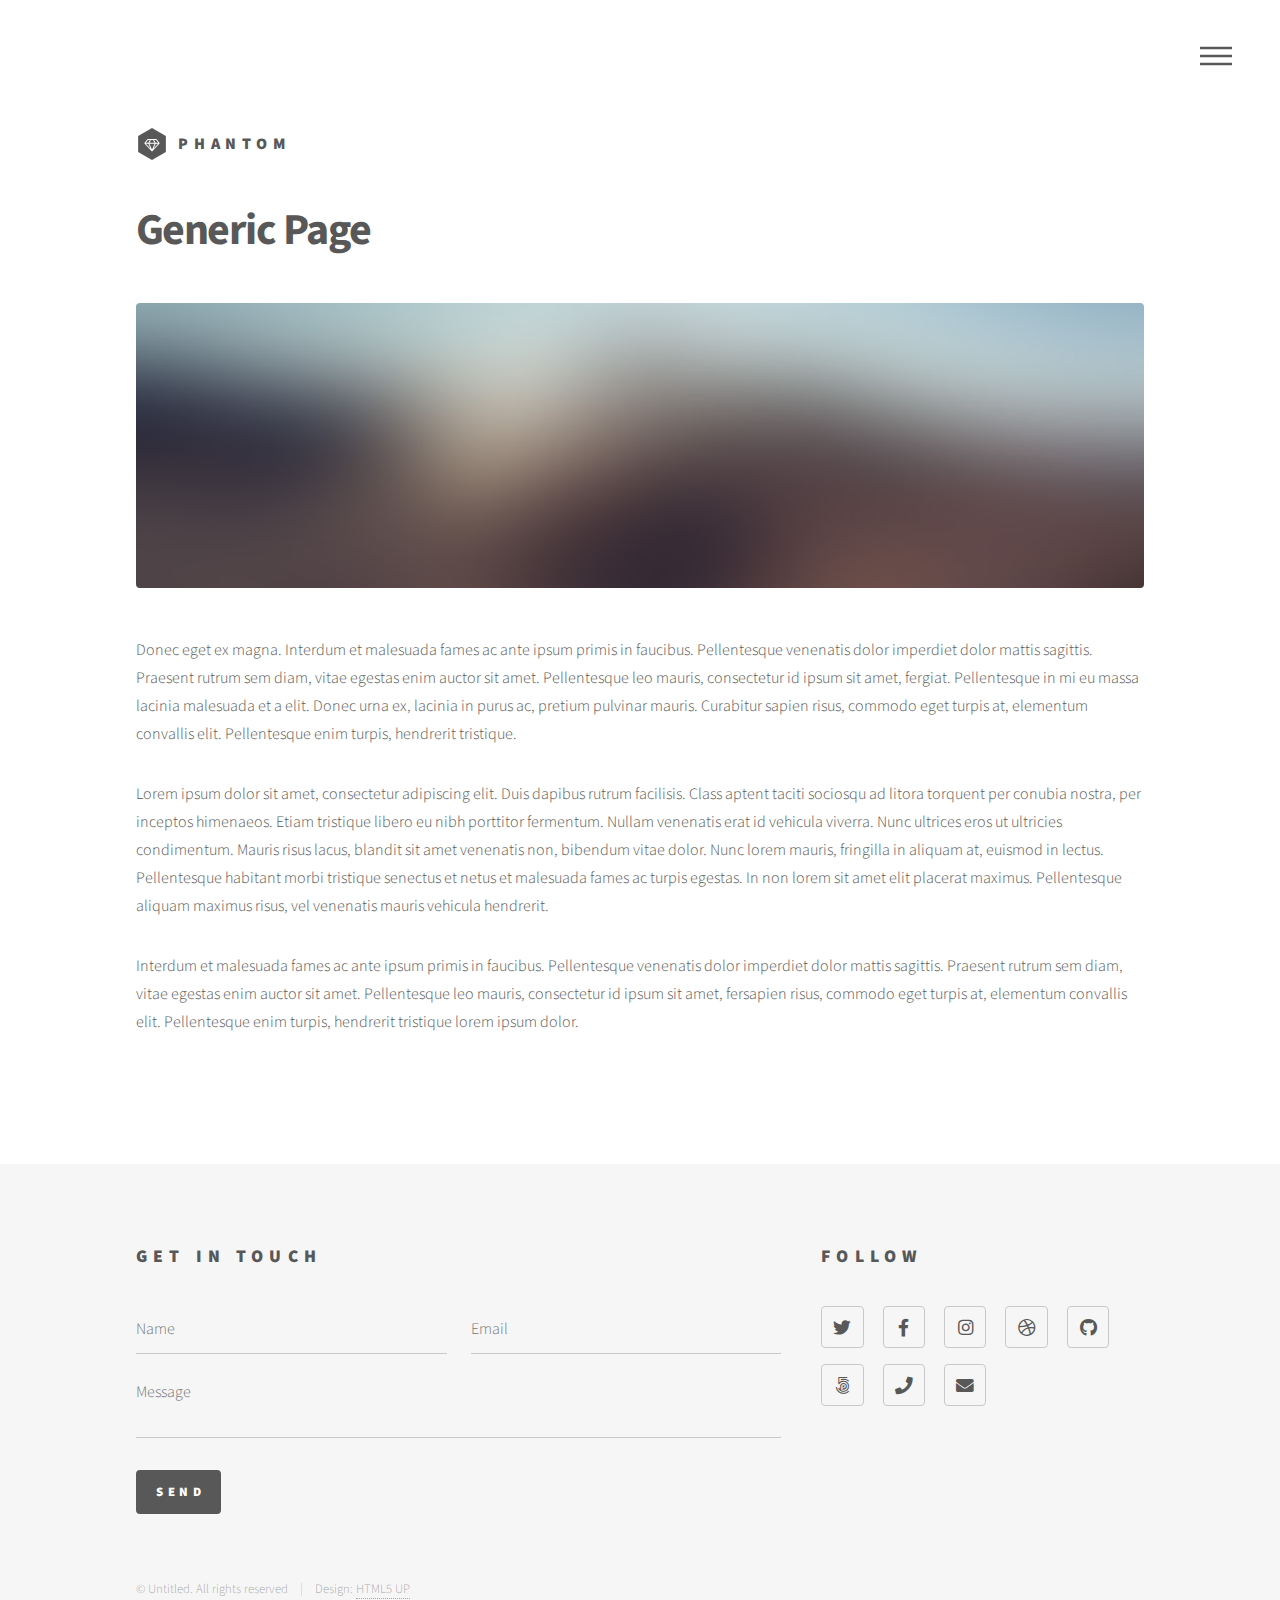
<file: hotel_booking_demand_prediction.html>
<!DOCTYPE HTML>
<!--
	Phantom by HTML5 UP
	html5up.net | @ajlkn
	Free for personal and commercial use under the CCA 3.0 license (html5up.net/license)
-->
<html>
	<head>
		<title>Generic - Phantom by HTML5 UP</title>
		<meta charset="utf-8" />
		<meta name="viewport" content="width=device-width, initial-scale=1, user-scalable=no" />
		<link rel="stylesheet" href="assets/css/main.css" />
		<noscript><link rel="stylesheet" href="assets/css/noscript.css" /></noscript>
	</head>
	<body class="is-preload">
		<!-- Wrapper -->
			<div id="wrapper">

				<!-- Header -->
					<header id="header">
						<div class="inner">

							<!-- Logo -->
								<a href="index.html" class="logo">
									<span class="symbol"><img src="images/logo.svg" alt="" /></span><span class="title">Phantom</span>
								</a>

							<!-- Nav -->
								<nav>
									<ul>
										<li><a href="#menu">Menu</a></li>
									</ul>
								</nav>

						</div>
					</header>

				<!-- Menu -->
					<nav id="menu">
						<h2>Menu</h2>
						<ul>
							<li><a href="index.html">Home</a></li>
							<li><a href="resume.html">Resume</a></li>
						</ul>
					</nav>

				<!-- Main -->
					<div id="main">
						<div class="inner">
							<h1>Generic Page</h1>
							<span class="image main"><img src="images/pic13.jpg" alt="" /></span>
							<p>Donec eget ex magna. Interdum et malesuada fames ac ante ipsum primis in faucibus. Pellentesque venenatis dolor imperdiet dolor mattis sagittis. Praesent rutrum sem diam, vitae egestas enim auctor sit amet. Pellentesque leo mauris, consectetur id ipsum sit amet, fergiat. Pellentesque in mi eu massa lacinia malesuada et a elit. Donec urna ex, lacinia in purus ac, pretium pulvinar mauris. Curabitur sapien risus, commodo eget turpis at, elementum convallis elit. Pellentesque enim turpis, hendrerit tristique.</p>
							<p>Lorem ipsum dolor sit amet, consectetur adipiscing elit. Duis dapibus rutrum facilisis. Class aptent taciti sociosqu ad litora torquent per conubia nostra, per inceptos himenaeos. Etiam tristique libero eu nibh porttitor fermentum. Nullam venenatis erat id vehicula viverra. Nunc ultrices eros ut ultricies condimentum. Mauris risus lacus, blandit sit amet venenatis non, bibendum vitae dolor. Nunc lorem mauris, fringilla in aliquam at, euismod in lectus. Pellentesque habitant morbi tristique senectus et netus et malesuada fames ac turpis egestas. In non lorem sit amet elit placerat maximus. Pellentesque aliquam maximus risus, vel venenatis mauris vehicula hendrerit.</p>
							<p>Interdum et malesuada fames ac ante ipsum primis in faucibus. Pellentesque venenatis dolor imperdiet dolor mattis sagittis. Praesent rutrum sem diam, vitae egestas enim auctor sit amet. Pellentesque leo mauris, consectetur id ipsum sit amet, fersapien risus, commodo eget turpis at, elementum convallis elit. Pellentesque enim turpis, hendrerit tristique lorem ipsum dolor.</p>
						</div>
					</div>

				<!-- Footer -->
					<footer id="footer">
						<div class="inner">
							<section>
								<h2>Get in touch</h2>
								<form method="post" action="#">
									<div class="fields">
										<div class="field half">
											<input type="text" name="name" id="name" placeholder="Name" />
										</div>
										<div class="field half">
											<input type="email" name="email" id="email" placeholder="Email" />
										</div>
										<div class="field">
											<textarea name="message" id="message" placeholder="Message"></textarea>
										</div>
									</div>
									<ul class="actions">
										<li><input type="submit" value="Send" class="primary" /></li>
									</ul>
								</form>
							</section>
							<section>
								<h2>Follow</h2>
								<ul class="icons">
									<li><a href="#" class="icon brands style2 fa-twitter"><span class="label">Twitter</span></a></li>
									<li><a href="#" class="icon brands style2 fa-facebook-f"><span class="label">Facebook</span></a></li>
									<li><a href="#" class="icon brands style2 fa-instagram"><span class="label">Instagram</span></a></li>
									<li><a href="#" class="icon brands style2 fa-dribbble"><span class="label">Dribbble</span></a></li>
									<li><a href="#" class="icon brands style2 fa-github"><span class="label">GitHub</span></a></li>
									<li><a href="#" class="icon brands style2 fa-500px"><span class="label">500px</span></a></li>
									<li><a href="#" class="icon solid style2 fa-phone"><span class="label">Phone</span></a></li>
									<li><a href="#" class="icon solid style2 fa-envelope"><span class="label">Email</span></a></li>
								</ul>
							</section>
							<ul class="copyright">
								<li>&copy; Untitled. All rights reserved</li><li>Design: <a href="http://html5up.net">HTML5 UP</a></li>
							</ul>
						</div>
					</footer>

			</div>

		<!-- Scripts -->
			<script src="assets/js/jquery.min.js"></script>
			<script src="assets/js/browser.min.js"></script>
			<script src="assets/js/breakpoints.min.js"></script>
			<script src="assets/js/util.js"></script>
			<script src="assets/js/main.js"></script>

	</body>
</html>
</file>
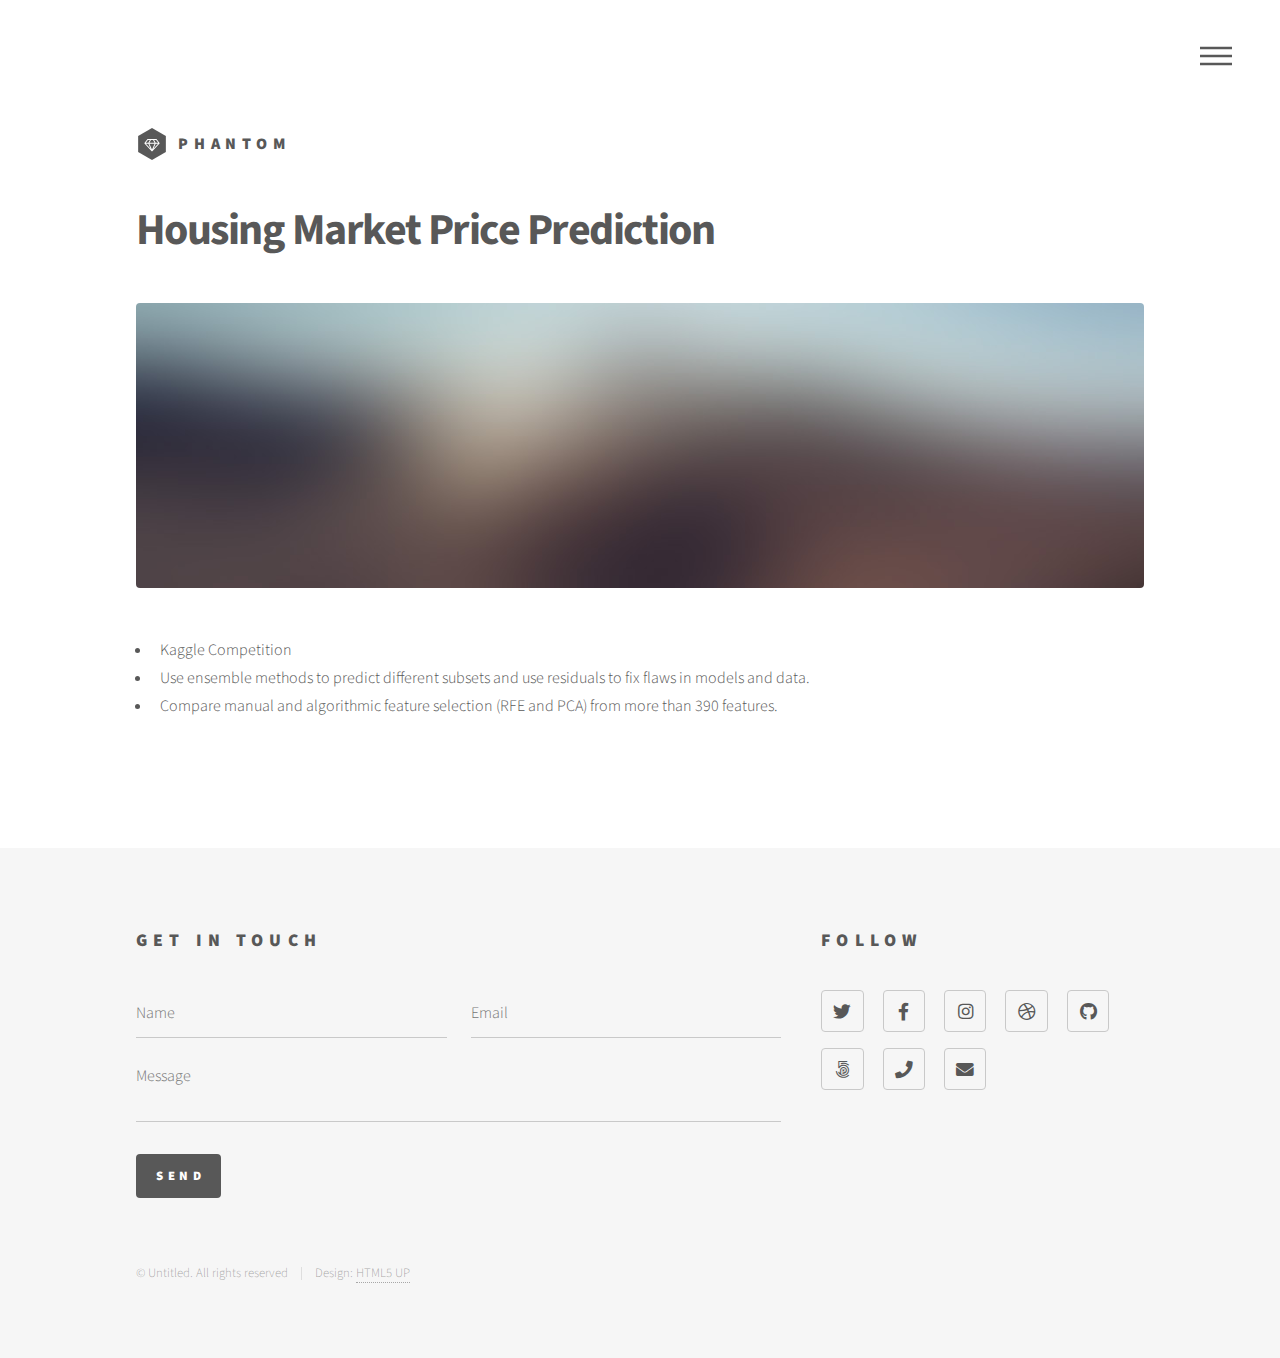
<file: housing_prediction.html>
<!DOCTYPE HTML>
<!--
	Phantom by HTML5 UP
	html5up.net | @ajlkn
	Free for personal and commercial use under the CCA 3.0 license (html5up.net/license)
-->
<html>
	<head>
		<title>Generic - Phantom by HTML5 UP</title>
		<meta charset="utf-8" />
		<meta name="viewport" content="width=device-width, initial-scale=1, user-scalable=no" />
		<link rel="stylesheet" href="assets/css/main.css" />
		<noscript><link rel="stylesheet" href="assets/css/noscript.css" /></noscript>
	</head>
	<body class="is-preload">
		<!-- Wrapper -->
			<div id="wrapper">

				<!-- Header -->
					<header id="header">
						<div class="inner">

							<!-- Logo -->
								<a href="index.html" class="logo">
									<span class="symbol"><img src="images/logo.svg" alt="" /></span><span class="title">Phantom</span>
								</a>

							<!-- Nav -->
								<nav>
									<ul>
										<li><a href="#menu">Menu</a></li>
									</ul>
								</nav>

						</div>
					</header>

				<!-- Menu -->
					<nav id="menu">
						<h2>Menu</h2>
						<ul>
							<li><a href="index.html">Home</a></li>
							<li><a href="resume.html">Resume</a></li>
						</ul>
					</nav>

				<!-- Main -->
					<div id="main">
						<div class="inner">
							<h1>Housing Market Price Prediction</h1>
							<span class="image main"><img src="images/pic13.jpg" alt="" /></span>
							<ul>
								<li>Kaggle Competition</li>
								<li>Use ensemble methods to predict different subsets and use residuals to fix flaws in models and data.</li>
								<li>Compare manual and algorithmic feature selection (RFE and PCA) from more than 390 features.</li>
							</ul>
						</div>
					</div>

				<!-- Footer -->
					<footer id="footer">
						<div class="inner">
							<section>
								<h2>Get in touch</h2>
								<form method="post" action="#">
									<div class="fields">
										<div class="field half">
											<input type="text" name="name" id="name" placeholder="Name" />
										</div>
										<div class="field half">
											<input type="email" name="email" id="email" placeholder="Email" />
										</div>
										<div class="field">
											<textarea name="message" id="message" placeholder="Message"></textarea>
										</div>
									</div>
									<ul class="actions">
										<li><input type="submit" value="Send" class="primary" /></li>
									</ul>
								</form>
							</section>
							<section>
								<h2>Follow</h2>
								<ul class="icons">
									<li><a href="#" class="icon brands style2 fa-twitter"><span class="label">Twitter</span></a></li>
									<li><a href="#" class="icon brands style2 fa-facebook-f"><span class="label">Facebook</span></a></li>
									<li><a href="#" class="icon brands style2 fa-instagram"><span class="label">Instagram</span></a></li>
									<li><a href="#" class="icon brands style2 fa-dribbble"><span class="label">Dribbble</span></a></li>
									<li><a href="#" class="icon brands style2 fa-github"><span class="label">GitHub</span></a></li>
									<li><a href="#" class="icon brands style2 fa-500px"><span class="label">500px</span></a></li>
									<li><a href="#" class="icon solid style2 fa-phone"><span class="label">Phone</span></a></li>
									<li><a href="#" class="icon solid style2 fa-envelope"><span class="label">Email</span></a></li>
								</ul>
							</section>
							<ul class="copyright">
								<li>&copy; Untitled. All rights reserved</li><li>Design: <a href="http://html5up.net">HTML5 UP</a></li>
							</ul>
						</div>
					</footer>

			</div>

		<!-- Scripts -->
			<script src="assets/js/jquery.min.js"></script>
			<script src="assets/js/browser.min.js"></script>
			<script src="assets/js/breakpoints.min.js"></script>
			<script src="assets/js/util.js"></script>
			<script src="assets/js/main.js"></script>

	</body>
</html>
</file>
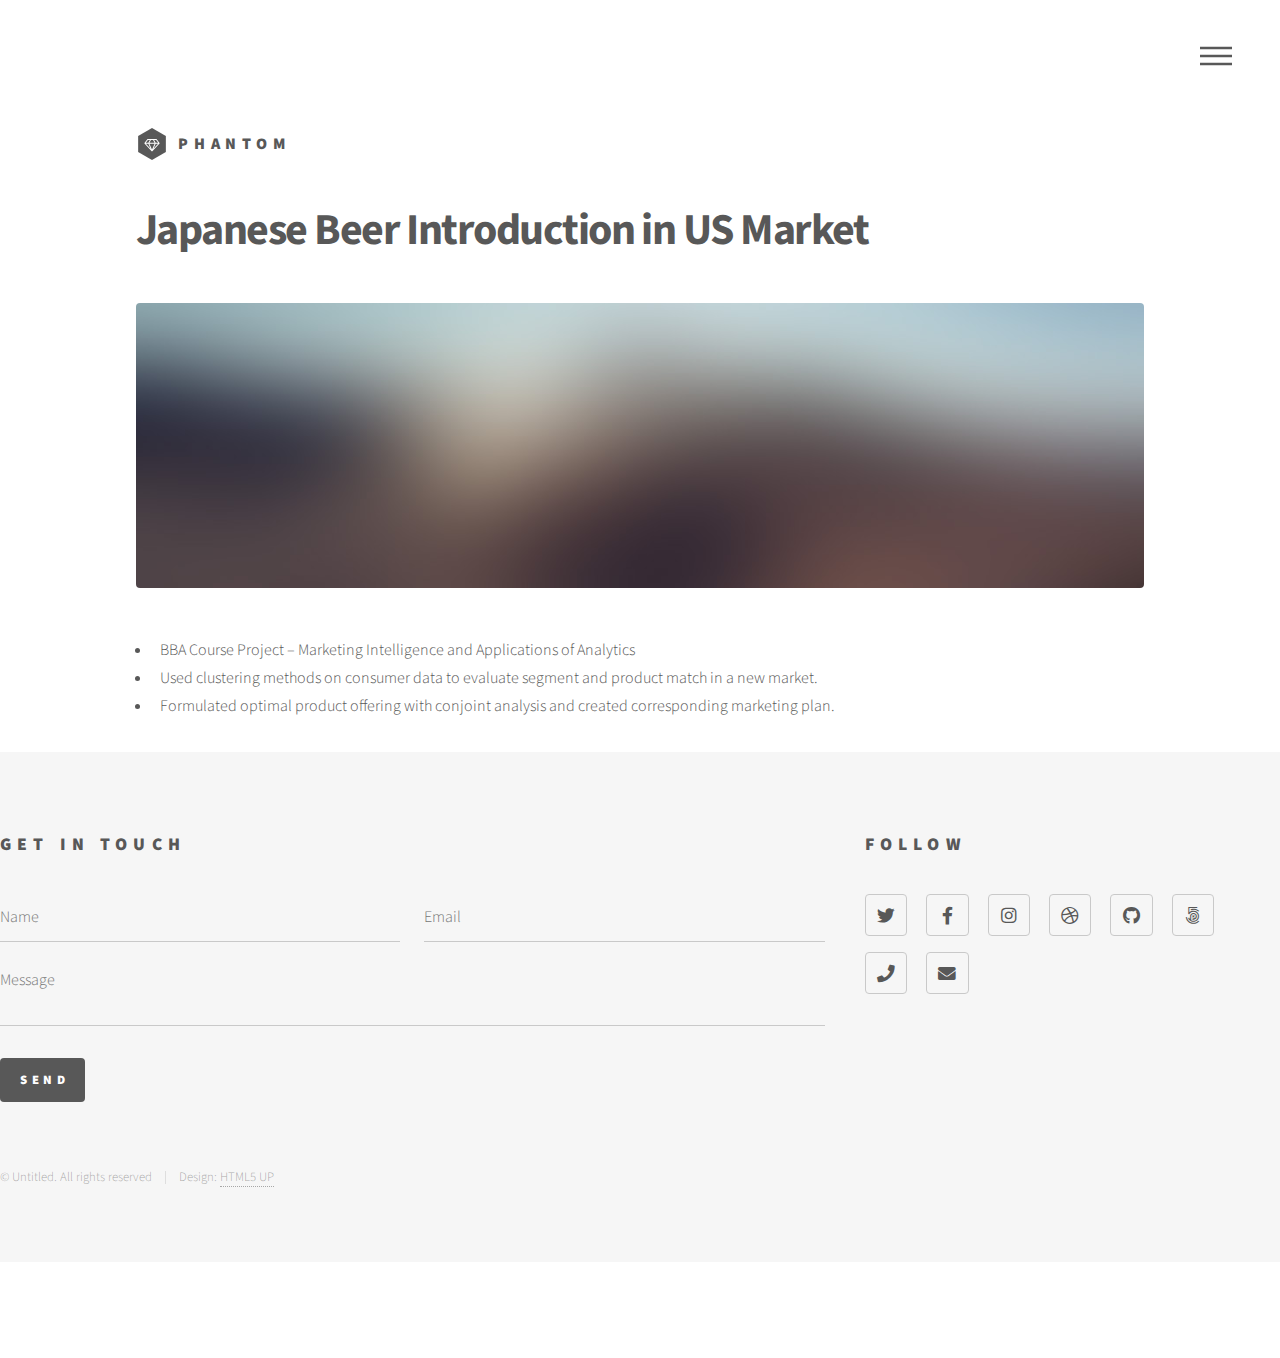
<file: japanese_beer.html>
<!DOCTYPE HTML>
<!--
	Phantom by HTML5 UP
	html5up.net | @ajlkn
	Free for personal and commercial use under the CCA 3.0 license (html5up.net/license)
-->
<html>
	<head>
		<title>Generic - Phantom by HTML5 UP</title>
		<meta charset="utf-8" />
		<meta name="viewport" content="width=device-width, initial-scale=1, user-scalable=no" />
		<link rel="stylesheet" href="assets/css/main.css" />
		<noscript><link rel="stylesheet" href="assets/css/noscript.css" /></noscript>
	</head>
	<body class="is-preload">
		<!-- Wrapper -->
			<div id="wrapper">

				<!-- Header -->
					<header id="header">
						<div class="inner">

							<!-- Logo -->
								<a href="index.html" class="logo">
									<span class="symbol"><img src="images/logo.svg" alt="" /></span><span class="title">Phantom</span>
								</a>

							<!-- Nav -->
								<nav>
									<ul>
										<li><a href="#menu">Menu</a></li>
									</ul>
								</nav>

						</div>
					</header>

				<!-- Menu -->
					<nav id="menu">
						<h2>Menu</h2>
						<ul>
							<li><a href="index.html">Home</a></li>
							<li><a href="resume.html">Resume</a></li>
						</ul>
					</nav>

				<!-- Main -->
					<div id="main">
						<div class="inner">
							<h1>Japanese Beer Introduction in US Market</h1>
							<span class="image main"><img src="images/pic13.jpg" alt="" /></span>
							<ul>
								<li>BBA Course Project – Marketing Intelligence and Applications of Analytics</li>
								<li>Used clustering methods on consumer data to evaluate segment and product match in a new market.</li>
								<li>Formulated optimal product offering with conjoint analysis and created corresponding marketing plan.</li>
							</ul>

					</div>

				<!-- Footer -->
					<footer id="footer">
						<div class="inner">
							<section>
								<h2>Get in touch</h2>
								<form method="post" action="#">
									<div class="fields">
										<div class="field half">
											<input type="text" name="name" id="name" placeholder="Name" />
										</div>
										<div class="field half">
											<input type="email" name="email" id="email" placeholder="Email" />
										</div>
										<div class="field">
											<textarea name="message" id="message" placeholder="Message"></textarea>
										</div>
									</div>
									<ul class="actions">
										<li><input type="submit" value="Send" class="primary" /></li>
									</ul>
								</form>
							</section>
							<section>
								<h2>Follow</h2>
								<ul class="icons">
									<li><a href="#" class="icon brands style2 fa-twitter"><span class="label">Twitter</span></a></li>
									<li><a href="#" class="icon brands style2 fa-facebook-f"><span class="label">Facebook</span></a></li>
									<li><a href="#" class="icon brands style2 fa-instagram"><span class="label">Instagram</span></a></li>
									<li><a href="#" class="icon brands style2 fa-dribbble"><span class="label">Dribbble</span></a></li>
									<li><a href="#" class="icon brands style2 fa-github"><span class="label">GitHub</span></a></li>
									<li><a href="#" class="icon brands style2 fa-500px"><span class="label">500px</span></a></li>
									<li><a href="#" class="icon solid style2 fa-phone"><span class="label">Phone</span></a></li>
									<li><a href="#" class="icon solid style2 fa-envelope"><span class="label">Email</span></a></li>
								</ul>
							</section>
							<ul class="copyright">
								<li>&copy; Untitled. All rights reserved</li><li>Design: <a href="http://html5up.net">HTML5 UP</a></li>
							</ul>
						</div>
					</footer>

			</div>

		<!-- Scripts -->
			<script src="assets/js/jquery.min.js"></script>
			<script src="assets/js/browser.min.js"></script>
			<script src="assets/js/breakpoints.min.js"></script>
			<script src="assets/js/util.js"></script>
			<script src="assets/js/main.js"></script>

	</body>
</html>
</file>
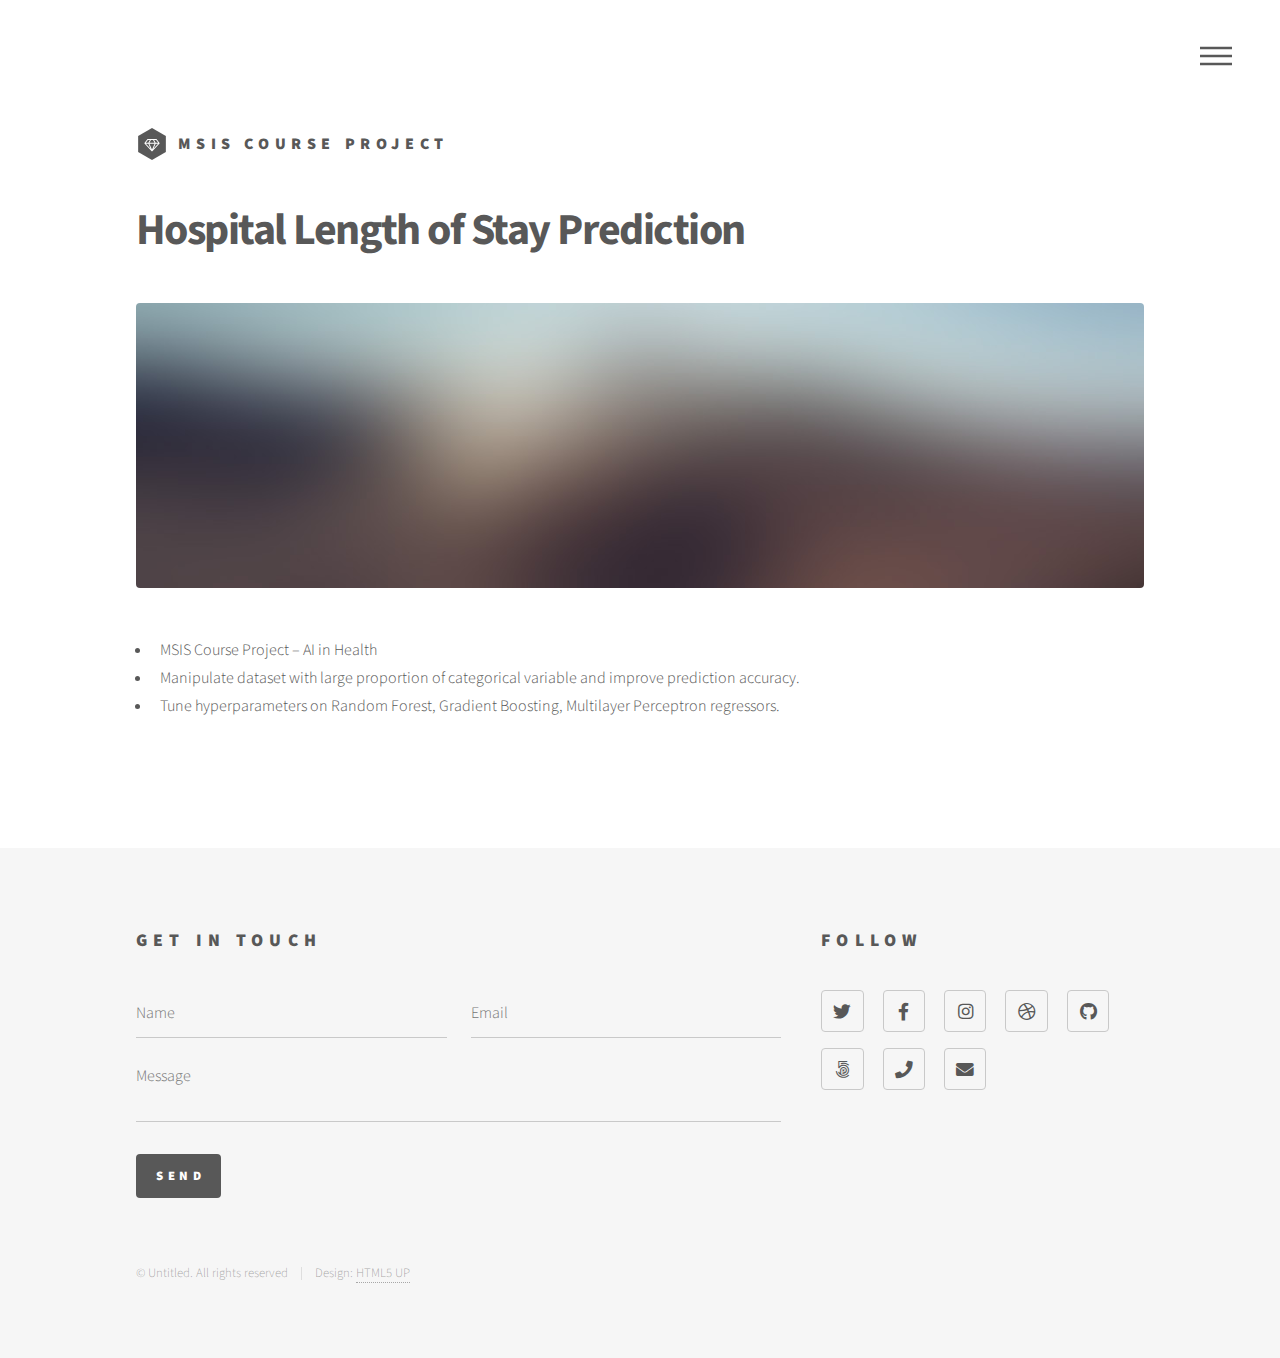
<file: los_prediction.html>
<!DOCTYPE HTML>
<!--
	Phantom by HTML5 UP
	html5up.net | @ajlkn
	Free for personal and commercial use under the CCA 3.0 license (html5up.net/license)
-->
<html>
	<head>
		<title>Angie Fong</title>
		<meta charset="utf-8" />
		<meta name="viewport" content="width=device-width, initial-scale=1, user-scalable=no" />
		<link rel="stylesheet" href="assets/css/main.css" />
		<noscript><link rel="stylesheet" href="assets/css/noscript.css" /></noscript>
	</head>
	<body class="is-preload">
		<!-- Wrapper -->
			<div id="wrapper">

				<!-- Header -->
					<header id="header">
						<div class="inner">

							<!-- Logo -->
								<a href="index.html" class="logo">
									<span class="symbol"><img src="images/logo.svg" alt="" /></span><span class="title">MSIS Course Project</span>
								</a>

							<!-- Nav -->
								<nav>
									<ul>
										<li><a href="#menu">Menu</a></li>
									</ul>
								</nav>

						</div>
					</header>

				<!-- Menu -->
					<nav id="menu">
						<h2>Menu</h2>
						<ul>
							<li><a href="index.html">Home</a></li>
							<li><a href="resume.html">Resume</a></li>
						</ul>
					</nav>

				<!-- Main -->
					<div id="main">
						<div class="inner">
							<h1>Hospital Length of Stay Prediction</h1>
							<span class="image main"><img src="images/pic13.jpg" alt="" /></span>
							<ul>
								<li>MSIS Course Project – AI in Health</li>
								<li>Manipulate dataset with large proportion of categorical variable and improve prediction accuracy.</li>
								<li>Tune hyperparameters on Random Forest, Gradient Boosting, Multilayer Perceptron regressors.</li>
							</ul>
						</div>
					</div>

				<!-- Footer -->
					<footer id="footer">
						<div class="inner">
							<section>
								<h2>Get in touch</h2>
								<form method="post" action="#">
									<div class="fields">
										<div class="field half">
											<input type="text" name="name" id="name" placeholder="Name" />
										</div>
										<div class="field half">
											<input type="email" name="email" id="email" placeholder="Email" />
										</div>
										<div class="field">
											<textarea name="message" id="message" placeholder="Message"></textarea>
										</div>
									</div>
									<ul class="actions">
										<li><input type="submit" value="Send" class="primary" /></li>
									</ul>
								</form>
							</section>
							<section>
								<h2>Follow</h2>
								<ul class="icons">
									<li><a href="#" class="icon brands style2 fa-twitter"><span class="label">Twitter</span></a></li>
									<li><a href="#" class="icon brands style2 fa-facebook-f"><span class="label">Facebook</span></a></li>
									<li><a href="#" class="icon brands style2 fa-instagram"><span class="label">Instagram</span></a></li>
									<li><a href="#" class="icon brands style2 fa-dribbble"><span class="label">Dribbble</span></a></li>
									<li><a href="#" class="icon brands style2 fa-github"><span class="label">GitHub</span></a></li>
									<li><a href="#" class="icon brands style2 fa-500px"><span class="label">500px</span></a></li>
									<li><a href="#" class="icon solid style2 fa-phone"><span class="label">Phone</span></a></li>
									<li><a href="#" class="icon solid style2 fa-envelope"><span class="label">Email</span></a></li>
								</ul>
							</section>
							<ul class="copyright">
								<li>&copy; Untitled. All rights reserved</li><li>Design: <a href="http://html5up.net">HTML5 UP</a></li>
							</ul>
						</div>
					</footer>

			</div>

		<!-- Scripts -->
			<script src="assets/js/jquery.min.js"></script>
			<script src="assets/js/browser.min.js"></script>
			<script src="assets/js/breakpoints.min.js"></script>
			<script src="assets/js/util.js"></script>
			<script src="assets/js/main.js"></script>

	</body>
</html>
</file>
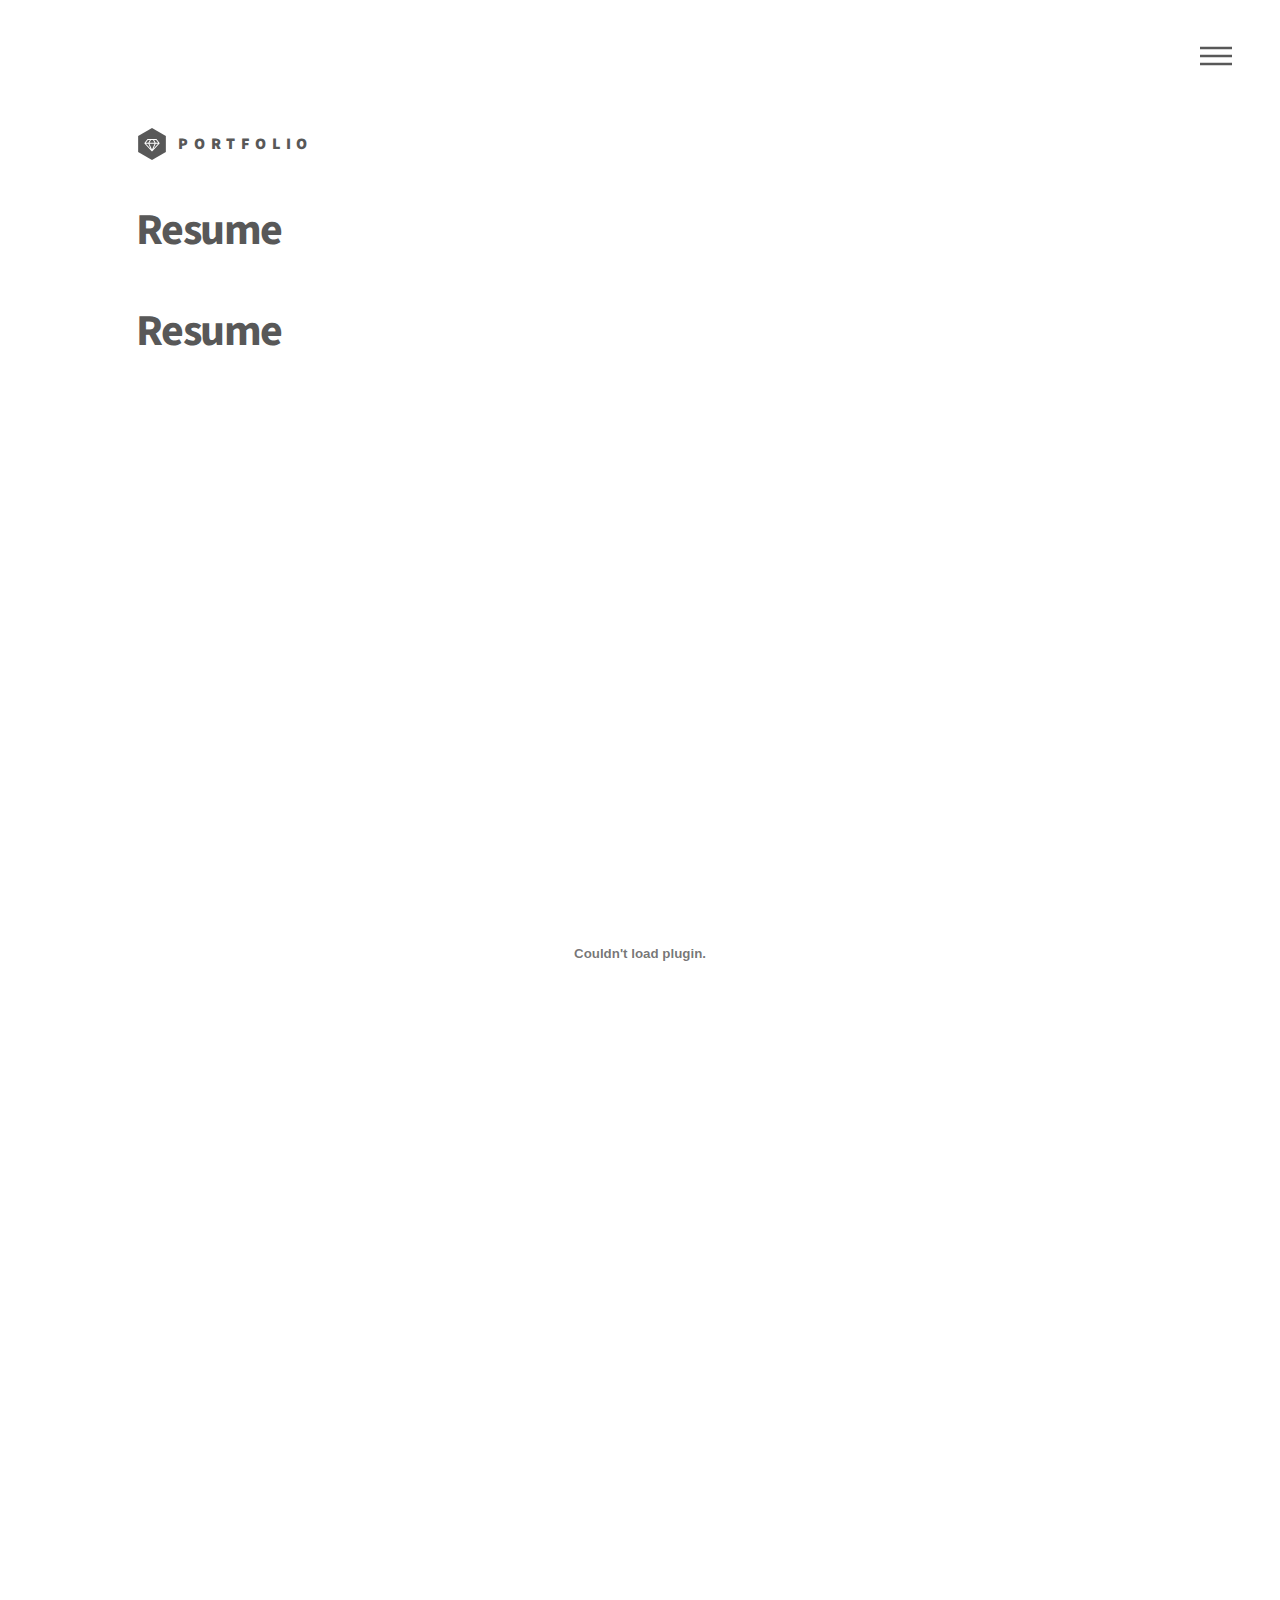
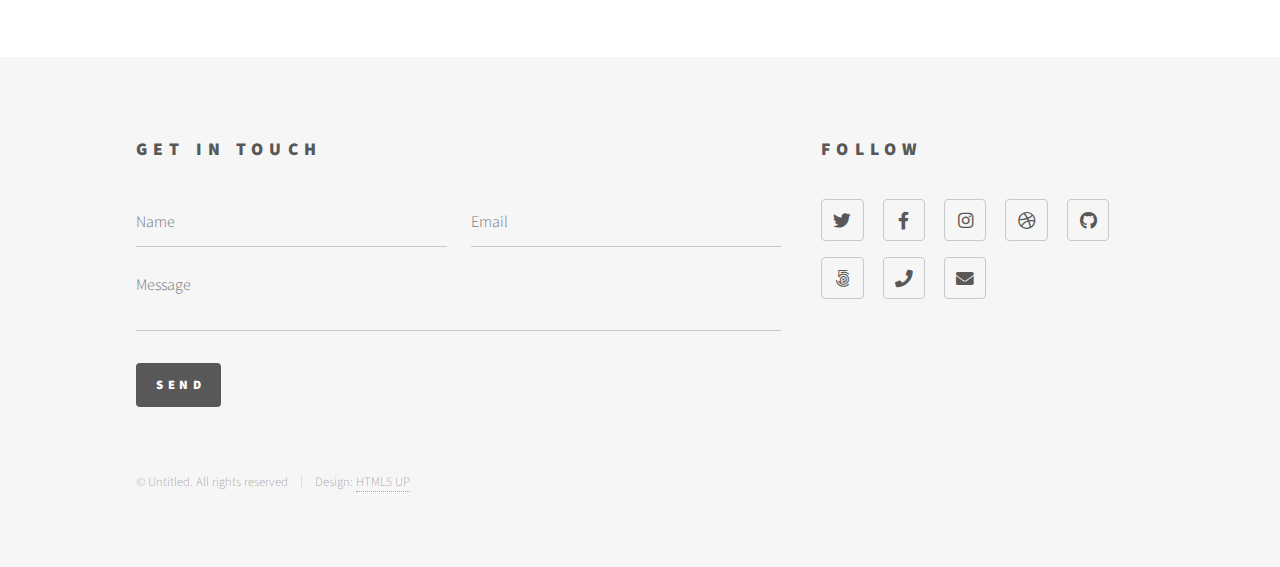
<file: resume.html>
<!DOCTYPE HTML>
<!--
	Phantom by HTML5 UP
	html5up.net | @ajlkn
	Free for personal and commercial use under the CCA 3.0 license (html5up.net/license)
-->
<html>
	<head>
		<title>Angie Fong</title>
		<meta charset="utf-8" />
		<meta name="viewport" content="width=device-width, initial-scale=1, user-scalable=no" />
		<link rel="stylesheet" href="assets/css/main.css" />
		<noscript><link rel="stylesheet" href="assets/css/noscript.css" /></noscript>
	</head>
	<body class="is-preload">
		<!-- Wrapper -->
			<div id="wrapper">

				<!-- Header -->
					<header id="header">
						<div class="inner">

							<!-- Logo -->
								<a href="index.html" class="logo">
									<span class="symbol"><img src="images/logo.svg" alt="" /></span><span class="title">Portfolio</span>
								</a>

							<!-- Nav -->
								<nav>
									<ul>
										<li><a href="#menu">Menu</a></li>
									</ul>
								</nav>

						</div>
					</header>

				<!-- Menu -->
					<nav id="menu">
						<h2>Menu</h2>
						<ul>
							<li><a href="index.html">Home</a></li>
							<li><a href="resume.html">Resume</a></li>
						</ul>
					</nav>

				<!-- Main -->
					<div id="main">
						<div class="inner">
							<h1>Resume</h1>
							<h1>Resume</h1>
							<object class="image main"><embed src="Resume_Sep2022.pdf"  width="100%" height="1100px" zoom="100%"/></object>
						</div>
					</div>

				<!-- Footer -->
					<footer id="footer">
						<div class="inner">
							<section>
								<h2>Get in touch</h2>
								<form method="post" action="#">
									<div class="fields">
										<div class="field half">
											<input type="text" name="name" id="name" placeholder="Name" />
										</div>
										<div class="field half">
											<input type="email" name="email" id="email" placeholder="Email" />
										</div>
										<div class="field">
											<textarea name="message" id="message" placeholder="Message"></textarea>
										</div>
									</div>
									<ul class="actions">
										<li><input type="submit" value="Send" class="primary" /></li>
									</ul>
								</form>
							</section>
							<section>
								<h2>Follow</h2>
								<ul class="icons">
									<li><a href="#" class="icon brands style2 fa-twitter"><span class="label">Twitter</span></a></li>
									<li><a href="#" class="icon brands style2 fa-facebook-f"><span class="label">Facebook</span></a></li>
									<li><a href="#" class="icon brands style2 fa-instagram"><span class="label">Instagram</span></a></li>
									<li><a href="#" class="icon brands style2 fa-dribbble"><span class="label">Dribbble</span></a></li>
									<li><a href="#" class="icon brands style2 fa-github"><span class="label">GitHub</span></a></li>
									<li><a href="#" class="icon brands style2 fa-500px"><span class="label">500px</span></a></li>
									<li><a href="#" class="icon solid style2 fa-phone"><span class="label">Phone</span></a></li>
									<li><a href="#" class="icon solid style2 fa-envelope"><span class="label">Email</span></a></li>
								</ul>
							</section>
							<ul class="copyright">
								<li>&copy; Untitled. All rights reserved</li><li>Design: <a href="http://html5up.net">HTML5 UP</a></li>
							</ul>
						</div>
					</footer>

			</div>

		<!-- Scripts -->
			<script src="assets/js/jquery.min.js"></script>
			<script src="assets/js/browser.min.js"></script>
			<script src="assets/js/breakpoints.min.js"></script>
			<script src="assets/js/util.js"></script>
			<script src="assets/js/main.js"></script>

	</body>
</html>
</file>
<file: assets/css/noscript.css>
/*
	Phantom by HTML5 UP
	html5up.net | @ajlkn
	Free for personal and commercial use under the CCA 3.0 license (html5up.net/license)
*/

/* Tiles */

	body.is-preload .tiles article {
		-moz-transform: none;
		-webkit-transform: none;
		-ms-transform: none;
		transform: none;
		opacity: 1;
	}
</file>
<file: assets/css/main.css>
@import url(fontawesome-all.min.css);
@import url("https://fonts.googleapis.com/css?family=Source+Sans+Pro:300,700,900");

/*
	Phantom by HTML5 UP
	html5up.net | @ajlkn
	Free for personal and commercial use under the CCA 3.0 license (html5up.net/license)
*/

html, body, div, span, applet, object,
iframe, h1, h2, h3, h4, h5, h6, p, blockquote,
pre, a, abbr, acronym, address, big, cite,
code, del, dfn, em, img, ins, kbd, q, s, samp,
small, strike, strong, sub, sup, tt, var, b,
u, i, center, dl, dt, dd, ol, ul, li, fieldset,
form, label, legend, table, caption, tbody,
tfoot, thead, tr, th, td, article, aside,
canvas, details, embed, figure, figcaption,
footer, header, hgroup, menu, nav, output, ruby,
section, summary, time, mark, audio, video {
	margin: 0;
	padding: 0;
	border: 0;
	font-size: 100%;
	font: inherit;
	vertical-align: baseline;}

article, aside, details, figcaption, figure,
footer, header, hgroup, menu, nav, section {
	display: block;}

body {
	line-height: 1;
}

ol, ul {
	list-style: none;
}

blockquote, q {
	quotes: none;
}

	blockquote:before, blockquote:after, q:before, q:after {
		content: '';
		content: none;
	}

table {
	border-collapse: collapse;
	border-spacing: 0;
}

body {
	-webkit-text-size-adjust: none;
}

mark {
	background-color: transparent;
	color: inherit;
}

input::-moz-focus-inner {
	border: 0;
	padding: 0;
}

input, select, textarea {
	-moz-appearance: none;
	-webkit-appearance: none;
	-ms-appearance: none;
	appearance: none;
}

/* Basic */

	@-ms-viewport {
		width: device-width;
	}

	body {
		-ms-overflow-style: scrollbar;
	}

	@media screen and (max-width: 480px) {

		html, body {
			min-width: 320px;
		}

	}

	html {
		box-sizing: border-box;
	}

	*, *:before, *:after {
		box-sizing: inherit;
	}

	body {
		background: #ffffff;
	}

		body.is-preload *, body.is-preload *:before, body.is-preload *:after {
			-moz-animation: none !important;
			-webkit-animation: none !important;
			-ms-animation: none !important;
			animation: none !important;
			-moz-transition: none !important;
			-webkit-transition: none !important;
			-ms-transition: none !important;
			transition: none !important;
		}

/* Type */

	body, input, select, textarea {
		color: #585858;
		font-family: "Source Sans Pro", Helvetica, sans-serif;
		font-size: 16pt;
		font-weight: 300;
		line-height: 1.75;
	}

		@media screen and (max-width: 1680px) {

			body, input, select, textarea {
				font-size: 14pt;
			}

		}

		@media screen and (max-width: 1280px) {

			body, input, select, textarea {
				font-size: 12pt;
			}

		}

	a {
		-moz-transition: border-bottom-color 0.2s ease, color 0.2s ease;
		-webkit-transition: border-bottom-color 0.2s ease, color 0.2s ease;
		-ms-transition: border-bottom-color 0.2s ease, color 0.2s ease;
		transition: border-bottom-color 0.2s ease, color 0.2s ease;
		text-decoration: none;
		color: #585858;
		border-bottom: dotted 1px rgba(88, 88, 88, 0.5);
	}

		a:hover {
			border-bottom-color: transparent;
			color: #f2849e !important;
		}

	strong, b {
		font-weight: 900;
	}

	em, i {
		font-style: italic;
	}

	p {
		margin: 0 0 2em 0;
	}

	h1 {
		font-size: 2.75em;
		font-weight: 700;
		line-height: 1.3;
		margin: 0 0 1em 0;
		letter-spacing: -0.035em;
	}

		h1 a {
			color: inherit;
		}

		@media screen and (max-width: 736px) {

			h1 {
				font-size: 2em;
				margin: 0 0 1em 0;
			}

		}

		@media screen and (max-width: 360px) {

			h1 {
				font-size: 1.75em;
			}

		}

	h2, h3, h4, h5, h6 {
		font-weight: 900;
		line-height: 1.5;
		margin: 0 0 2em 0;
		text-transform: uppercase;
		letter-spacing: 0.35em;
	}

		h2 a, h3 a, h4 a, h5 a, h6 a {
			color: inherit;
		}

	h2 {
		font-size: 1.1em;
	}

	h3 {
		font-size: 1em;
	}

	h4 {
		font-size: 0.8em;
	}

	h5 {
		font-size: 0.8em;
	}

	h6 {
		font-size: 0.8em;
	}

	@media screen and (max-width: 980px) {

		h1 br, h2 br, h3 br, h4 br, h5 br, h6 br {
			display: none;
		}

	}

	@media screen and (max-width: 736px) {

		h2 {
			font-size: 1em;
		}

		h3 {
			font-size: 0.8em;
		}

	}

	sub {
		font-size: 0.8em;
		position: relative;
		top: 0.5em;
	}

	sup {
		font-size: 0.8em;
		position: relative;
		top: -0.5em;
	}

	blockquote {
		border-left: solid 4px #c9c9c9;
		font-style: italic;
		margin: 0 0 2em 0;
		padding: 0.5em 0 0.5em 2em;
	}

	code {
		background: rgba(144, 144, 144, 0.075);
		border-radius: 4px;
		border: solid 1px #c9c9c9;
		font-family: "Courier New", monospace;
		font-size: 0.9em;
		margin: 0 0.25em;
		padding: 0.25em 0.65em;
	}

	pre {
		-webkit-overflow-scrolling: touch;
		font-family: "Courier New", monospace;
		font-size: 0.9em;
		margin: 0 0 2em 0;
	}

		pre code {
			display: block;
			line-height: 1.75;
			padding: 1em 1.5em;
			overflow-x: auto;
		}

	hr {
		border: 0;
		border-bottom: solid 1px #c9c9c9;
		margin: 2em 0;
	}

		hr.major {
			margin: 3em 0;
		}

	.align-left {
		text-align: left;
	}

	.align-center {
		text-align: center;
	}

	.align-right {
		text-align: right;
	}

/* Row */

	.row {
		display: flex;
		flex-wrap: wrap;
		box-sizing: border-box;
		align-items: stretch;
	}

		.row > * {
			box-sizing: border-box;
		}

		.row.gtr-uniform > * > :last-child {
			margin-bottom: 0;
		}

		.row.aln-left {
			justify-content: flex-start;
		}

		.row.aln-center {
			justify-content: center;
		}

		.row.aln-right {
			justify-content: flex-end;
		}

		.row.aln-top {
			align-items: flex-start;
		}

		.row.aln-middle {
			align-items: center;
		}

		.row.aln-bottom {
			align-items: flex-end;
		}

		.row > .imp {
			order: -1;
		}

		.row > .col-1 {
			width: 8.33333%;
		}

		.row > .off-1 {
			margin-left: 8.33333%;
		}

		.row > .col-2 {
			width: 16.66667%;
		}

		.row > .off-2 {
			margin-left: 16.66667%;
		}

		.row > .col-3 {
			width: 25%;
		}

		.row > .off-3 {
			margin-left: 25%;
		}

		.row > .col-4 {
			width: 33.33333%;
		}

		.row > .off-4 {
			margin-left: 33.33333%;
		}

		.row > .col-5 {
			width: 41.66667%;
		}

		.row > .off-5 {
			margin-left: 41.66667%;
		}

		.row > .col-6 {
			width: 50%;
		}

		.row > .off-6 {
			margin-left: 50%;
		}

		.row > .col-7 {
			width: 58.33333%;
		}

		.row > .off-7 {
			margin-left: 58.33333%;
		}

		.row > .col-8 {
			width: 66.66667%;
		}

		.row > .off-8 {
			margin-left: 66.66667%;
		}

		.row > .col-9 {
			width: 75%;
		}

		.row > .off-9 {
			margin-left: 75%;
		}

		.row > .col-10 {
			width: 83.33333%;
		}

		.row > .off-10 {
			margin-left: 83.33333%;
		}

		.row > .col-11 {
			width: 91.66667%;
		}

		.row > .off-11 {
			margin-left: 91.66667%;
		}

		.row > .col-12 {
			width: 100%;
		}

		.row > .off-12 {
			margin-left: 100%;
		}

		.row.gtr-0 {
			margin-top: 0;
			margin-left: 0em;
		}

			.row.gtr-0 > * {
				padding: 0 0 0 0em;
			}

			.row.gtr-0.gtr-uniform {
				margin-top: 0em;
			}

				.row.gtr-0.gtr-uniform > * {
					padding-top: 0em;
				}

		.row.gtr-25 {
			margin-top: 0;
			margin-left: -0.5em;
		}

			.row.gtr-25 > * {
				padding: 0 0 0 0.5em;
			}

			.row.gtr-25.gtr-uniform {
				margin-top: -0.5em;
			}

				.row.gtr-25.gtr-uniform > * {
					padding-top: 0.5em;
				}

		.row.gtr-50 {
			margin-top: 0;
			margin-left: -1em;
		}

			.row.gtr-50 > * {
				padding: 0 0 0 1em;
			}

			.row.gtr-50.gtr-uniform {
				margin-top: -1em;
			}

				.row.gtr-50.gtr-uniform > * {
					padding-top: 1em;
				}

		.row {
			margin-top: 0;
			margin-left: -2em;
		}

			.row > * {
				padding: 0 0 0 2em;
			}

			.row.gtr-uniform {
				margin-top: -2em;
			}

				.row.gtr-uniform > * {
					padding-top: 2em;
				}

		.row.gtr-150 {
			margin-top: 0;
			margin-left: -3em;
		}

			.row.gtr-150 > * {
				padding: 0 0 0 3em;
			}

			.row.gtr-150.gtr-uniform {
				margin-top: -3em;
			}

				.row.gtr-150.gtr-uniform > * {
					padding-top: 3em;
				}

		.row.gtr-200 {
			margin-top: 0;
			margin-left: -4em;
		}

			.row.gtr-200 > * {
				padding: 0 0 0 4em;
			}

			.row.gtr-200.gtr-uniform {
				margin-top: -4em;
			}

				.row.gtr-200.gtr-uniform > * {
					padding-top: 4em;
				}

		@media screen and (max-width: 1680px) {

			.row {
				display: flex;
				flex-wrap: wrap;
				box-sizing: border-box;
				align-items: stretch;
			}

				.row > * {
					box-sizing: border-box;
				}

				.row.gtr-uniform > * > :last-child {
					margin-bottom: 0;
				}

				.row.aln-left {
					justify-content: flex-start;
				}

				.row.aln-center {
					justify-content: center;
				}

				.row.aln-right {
					justify-content: flex-end;
				}

				.row.aln-top {
					align-items: flex-start;
				}

				.row.aln-middle {
					align-items: center;
				}

				.row.aln-bottom {
					align-items: flex-end;
				}

				.row > .imp-xlarge {
					order: -1;
				}

				.row > .col-1-xlarge {
					width: 8.33333%;
				}

				.row > .off-1-xlarge {
					margin-left: 8.33333%;
				}

				.row > .col-2-xlarge {
					width: 16.66667%;
				}

				.row > .off-2-xlarge {
					margin-left: 16.66667%;
				}

				.row > .col-3-xlarge {
					width: 25%;
				}

				.row > .off-3-xlarge {
					margin-left: 25%;
				}

				.row > .col-4-xlarge {
					width: 33.33333%;
				}

				.row > .off-4-xlarge {
					margin-left: 33.33333%;
				}

				.row > .col-5-xlarge {
					width: 41.66667%;
				}

				.row > .off-5-xlarge {
					margin-left: 41.66667%;
				}

				.row > .col-6-xlarge {
					width: 50%;
				}

				.row > .off-6-xlarge {
					margin-left: 50%;
				}

				.row > .col-7-xlarge {
					width: 58.33333%;
				}

				.row > .off-7-xlarge {
					margin-left: 58.33333%;
				}

				.row > .col-8-xlarge {
					width: 66.66667%;
				}

				.row > .off-8-xlarge {
					margin-left: 66.66667%;
				}

				.row > .col-9-xlarge {
					width: 75%;
				}

				.row > .off-9-xlarge {
					margin-left: 75%;
				}

				.row > .col-10-xlarge {
					width: 83.33333%;
				}

				.row > .off-10-xlarge {
					margin-left: 83.33333%;
				}

				.row > .col-11-xlarge {
					width: 91.66667%;
				}

				.row > .off-11-xlarge {
					margin-left: 91.66667%;
				}

				.row > .col-12-xlarge {
					width: 100%;
				}

				.row > .off-12-xlarge {
					margin-left: 100%;
				}

				.row.gtr-0 {
					margin-top: 0;
					margin-left: 0em;
				}

					.row.gtr-0 > * {
						padding: 0 0 0 0em;
					}

					.row.gtr-0.gtr-uniform {
						margin-top: 0em;
					}

						.row.gtr-0.gtr-uniform > * {
							padding-top: 0em;
						}

				.row.gtr-25 {
					margin-top: 0;
					margin-left: -0.5em;
				}

					.row.gtr-25 > * {
						padding: 0 0 0 0.5em;
					}

					.row.gtr-25.gtr-uniform {
						margin-top: -0.5em;
					}

						.row.gtr-25.gtr-uniform > * {
							padding-top: 0.5em;
						}

				.row.gtr-50 {
					margin-top: 0;
					margin-left: -1em;
				}

					.row.gtr-50 > * {
						padding: 0 0 0 1em;
					}

					.row.gtr-50.gtr-uniform {
						margin-top: -1em;
					}

						.row.gtr-50.gtr-uniform > * {
							padding-top: 1em;
						}

				.row {
					margin-top: 0;
					margin-left: -2em;
				}

					.row > * {
						padding: 0 0 0 2em;
					}

					.row.gtr-uniform {
						margin-top: -2em;
					}

						.row.gtr-uniform > * {
							padding-top: 2em;
						}

				.row.gtr-150 {
					margin-top: 0;
					margin-left: -3em;
				}

					.row.gtr-150 > * {
						padding: 0 0 0 3em;
					}

					.row.gtr-150.gtr-uniform {
						margin-top: -3em;
					}

						.row.gtr-150.gtr-uniform > * {
							padding-top: 3em;
						}

				.row.gtr-200 {
					margin-top: 0;
					margin-left: -4em;
				}

					.row.gtr-200 > * {
						padding: 0 0 0 4em;
					}

					.row.gtr-200.gtr-uniform {
						margin-top: -4em;
					}

						.row.gtr-200.gtr-uniform > * {
							padding-top: 4em;
						}

		}

		@media screen and (max-width: 1280px) {

			.row {
				display: flex;
				flex-wrap: wrap;
				box-sizing: border-box;
				align-items: stretch;
			}

				.row > * {
					box-sizing: border-box;
				}

				.row.gtr-uniform > * > :last-child {
					margin-bottom: 0;
				}

				.row.aln-left {
					justify-content: flex-start;
				}

				.row.aln-center {
					justify-content: center;
				}

				.row.aln-right {
					justify-content: flex-end;
				}

				.row.aln-top {
					align-items: flex-start;
				}

				.row.aln-middle {
					align-items: center;
				}

				.row.aln-bottom {
					align-items: flex-end;
				}

				.row > .imp-large {
					order: -1;
				}

				.row > .col-1-large {
					width: 8.33333%;
				}

				.row > .off-1-large {
					margin-left: 8.33333%;
				}

				.row > .col-2-large {
					width: 16.66667%;
				}

				.row > .off-2-large {
					margin-left: 16.66667%;
				}

				.row > .col-3-large {
					width: 25%;
				}

				.row > .off-3-large {
					margin-left: 25%;
				}

				.row > .col-4-large {
					width: 33.33333%;
				}

				.row > .off-4-large {
					margin-left: 33.33333%;
				}

				.row > .col-5-large {
					width: 41.66667%;
				}

				.row > .off-5-large {
					margin-left: 41.66667%;
				}

				.row > .col-6-large {
					width: 50%;
				}

				.row > .off-6-large {
					margin-left: 50%;
				}

				.row > .col-7-large {
					width: 58.33333%;
				}

				.row > .off-7-large {
					margin-left: 58.33333%;
				}

				.row > .col-8-large {
					width: 66.66667%;
				}

				.row > .off-8-large {
					margin-left: 66.66667%;
				}

				.row > .col-9-large {
					width: 75%;
				}

				.row > .off-9-large {
					margin-left: 75%;
				}

				.row > .col-10-large {
					width: 83.33333%;
				}

				.row > .off-10-large {
					margin-left: 83.33333%;
				}

				.row > .col-11-large {
					width: 91.66667%;
				}

				.row > .off-11-large {
					margin-left: 91.66667%;
				}

				.row > .col-12-large {
					width: 100%;
				}

				.row > .off-12-large {
					margin-left: 100%;
				}

				.row.gtr-0 {
					margin-top: 0;
					margin-left: 0em;
				}

					.row.gtr-0 > * {
						padding: 0 0 0 0em;
					}

					.row.gtr-0.gtr-uniform {
						margin-top: 0em;
					}

						.row.gtr-0.gtr-uniform > * {
							padding-top: 0em;
						}

				.row.gtr-25 {
					margin-top: 0;
					margin-left: -0.5em;
				}

					.row.gtr-25 > * {
						padding: 0 0 0 0.5em;
					}

					.row.gtr-25.gtr-uniform {
						margin-top: -0.5em;
					}

						.row.gtr-25.gtr-uniform > * {
							padding-top: 0.5em;
						}

				.row.gtr-50 {
					margin-top: 0;
					margin-left: -1em;
				}

					.row.gtr-50 > * {
						padding: 0 0 0 1em;
					}

					.row.gtr-50.gtr-uniform {
						margin-top: -1em;
					}

						.row.gtr-50.gtr-uniform > * {
							padding-top: 1em;
						}

				.row {
					margin-top: 0;
					margin-left: -2em;
				}

					.row > * {
						padding: 0 0 0 2em;
					}

					.row.gtr-uniform {
						margin-top: -2em;
					}

						.row.gtr-uniform > * {
							padding-top: 2em;
						}

				.row.gtr-150 {
					margin-top: 0;
					margin-left: -3em;
				}

					.row.gtr-150 > * {
						padding: 0 0 0 3em;
					}

					.row.gtr-150.gtr-uniform {
						margin-top: -3em;
					}

						.row.gtr-150.gtr-uniform > * {
							padding-top: 3em;
						}

				.row.gtr-200 {
					margin-top: 0;
					margin-left: -4em;
				}

					.row.gtr-200 > * {
						padding: 0 0 0 4em;
					}

					.row.gtr-200.gtr-uniform {
						margin-top: -4em;
					}

						.row.gtr-200.gtr-uniform > * {
							padding-top: 4em;
						}

		}

		@media screen and (max-width: 980px) {

			.row {
				display: flex;
				flex-wrap: wrap;
				box-sizing: border-box;
				align-items: stretch;
			}

				.row > * {
					box-sizing: border-box;
				}

				.row.gtr-uniform > * > :last-child {
					margin-bottom: 0;
				}

				.row.aln-left {
					justify-content: flex-start;
				}

				.row.aln-center {
					justify-content: center;
				}

				.row.aln-right {
					justify-content: flex-end;
				}

				.row.aln-top {
					align-items: flex-start;
				}

				.row.aln-middle {
					align-items: center;
				}

				.row.aln-bottom {
					align-items: flex-end;
				}

				.row > .imp-medium {
					order: -1;
				}

				.row > .col-1-medium {
					width: 8.33333%;
				}

				.row > .off-1-medium {
					margin-left: 8.33333%;
				}

				.row > .col-2-medium {
					width: 16.66667%;
				}

				.row > .off-2-medium {
					margin-left: 16.66667%;
				}

				.row > .col-3-medium {
					width: 25%;
				}

				.row > .off-3-medium {
					margin-left: 25%;
				}

				.row > .col-4-medium {
					width: 33.33333%;
				}

				.row > .off-4-medium {
					margin-left: 33.33333%;
				}

				.row > .col-5-medium {
					width: 41.66667%;
				}

				.row > .off-5-medium {
					margin-left: 41.66667%;
				}

				.row > .col-6-medium {
					width: 50%;
				}

				.row > .off-6-medium {
					margin-left: 50%;
				}

				.row > .col-7-medium {
					width: 58.33333%;
				}

				.row > .off-7-medium {
					margin-left: 58.33333%;
				}

				.row > .col-8-medium {
					width: 66.66667%;
				}

				.row > .off-8-medium {
					margin-left: 66.66667%;
				}

				.row > .col-9-medium {
					width: 75%;
				}

				.row > .off-9-medium {
					margin-left: 75%;
				}

				.row > .col-10-medium {
					width: 83.33333%;
				}

				.row > .off-10-medium {
					margin-left: 83.33333%;
				}

				.row > .col-11-medium {
					width: 91.66667%;
				}

				.row > .off-11-medium {
					margin-left: 91.66667%;
				}

				.row > .col-12-medium {
					width: 100%;
				}

				.row > .off-12-medium {
					margin-left: 100%;
				}

				.row.gtr-0 {
					margin-top: 0;
					margin-left: 0em;
				}

					.row.gtr-0 > * {
						padding: 0 0 0 0em;
					}

					.row.gtr-0.gtr-uniform {
						margin-top: 0em;
					}

						.row.gtr-0.gtr-uniform > * {
							padding-top: 0em;
						}

				.row.gtr-25 {
					margin-top: 0;
					margin-left: -0.375em;
				}

					.row.gtr-25 > * {
						padding: 0 0 0 0.375em;
					}

					.row.gtr-25.gtr-uniform {
						margin-top: -0.375em;
					}

						.row.gtr-25.gtr-uniform > * {
							padding-top: 0.375em;
						}

				.row.gtr-50 {
					margin-top: 0;
					margin-left: -0.75em;
				}

					.row.gtr-50 > * {
						padding: 0 0 0 0.75em;
					}

					.row.gtr-50.gtr-uniform {
						margin-top: -0.75em;
					}

						.row.gtr-50.gtr-uniform > * {
							padding-top: 0.75em;
						}

				.row {
					margin-top: 0;
					margin-left: -1.5em;
				}

					.row > * {
						padding: 0 0 0 1.5em;
					}

					.row.gtr-uniform {
						margin-top: -1.5em;
					}

						.row.gtr-uniform > * {
							padding-top: 1.5em;
						}

				.row.gtr-150 {
					margin-top: 0;
					margin-left: -2.25em;
				}

					.row.gtr-150 > * {
						padding: 0 0 0 2.25em;
					}

					.row.gtr-150.gtr-uniform {
						margin-top: -2.25em;
					}

						.row.gtr-150.gtr-uniform > * {
							padding-top: 2.25em;
						}

				.row.gtr-200 {
					margin-top: 0;
					margin-left: -3em;
				}

					.row.gtr-200 > * {
						padding: 0 0 0 3em;
					}

					.row.gtr-200.gtr-uniform {
						margin-top: -3em;
					}

						.row.gtr-200.gtr-uniform > * {
							padding-top: 3em;
						}

		}

		@media screen and (max-width: 736px) {

			.row {
				display: flex;
				flex-wrap: wrap;
				box-sizing: border-box;
				align-items: stretch;
			}

				.row > * {
					box-sizing: border-box;
				}

				.row.gtr-uniform > * > :last-child {
					margin-bottom: 0;
				}

				.row.aln-left {
					justify-content: flex-start;
				}

				.row.aln-center {
					justify-content: center;
				}

				.row.aln-right {
					justify-content: flex-end;
				}

				.row.aln-top {
					align-items: flex-start;
				}

				.row.aln-middle {
					align-items: center;
				}

				.row.aln-bottom {
					align-items: flex-end;
				}

				.row > .imp-small {
					order: -1;
				}

				.row > .col-1-small {
					width: 8.33333%;
				}

				.row > .off-1-small {
					margin-left: 8.33333%;
				}

				.row > .col-2-small {
					width: 16.66667%;
				}

				.row > .off-2-small {
					margin-left: 16.66667%;
				}

				.row > .col-3-small {
					width: 25%;
				}

				.row > .off-3-small {
					margin-left: 25%;
				}

				.row > .col-4-small {
					width: 33.33333%;
				}

				.row > .off-4-small {
					margin-left: 33.33333%;
				}

				.row > .col-5-small {
					width: 41.66667%;
				}

				.row > .off-5-small {
					margin-left: 41.66667%;
				}

				.row > .col-6-small {
					width: 50%;
				}

				.row > .off-6-small {
					margin-left: 50%;
				}

				.row > .col-7-small {
					width: 58.33333%;
				}

				.row > .off-7-small {
					margin-left: 58.33333%;
				}

				.row > .col-8-small {
					width: 66.66667%;
				}

				.row > .off-8-small {
					margin-left: 66.66667%;
				}

				.row > .col-9-small {
					width: 75%;
				}

				.row > .off-9-small {
					margin-left: 75%;
				}

				.row > .col-10-small {
					width: 83.33333%;
				}

				.row > .off-10-small {
					margin-left: 83.33333%;
				}

				.row > .col-11-small {
					width: 91.66667%;
				}

				.row > .off-11-small {
					margin-left: 91.66667%;
				}

				.row > .col-12-small {
					width: 100%;
				}

				.row > .off-12-small {
					margin-left: 100%;
				}

				.row.gtr-0 {
					margin-top: 0;
					margin-left: 0em;
				}

					.row.gtr-0 > * {
						padding: 0 0 0 0em;
					}

					.row.gtr-0.gtr-uniform {
						margin-top: 0em;
					}

						.row.gtr-0.gtr-uniform > * {
							padding-top: 0em;
						}

				.row.gtr-25 {
					margin-top: 0;
					margin-left: -0.25em;
				}

					.row.gtr-25 > * {
						padding: 0 0 0 0.25em;
					}

					.row.gtr-25.gtr-uniform {
						margin-top: -0.25em;
					}

						.row.gtr-25.gtr-uniform > * {
							padding-top: 0.25em;
						}

				.row.gtr-50 {
					margin-top: 0;
					margin-left: -0.5em;
				}

					.row.gtr-50 > * {
						padding: 0 0 0 0.5em;
					}

					.row.gtr-50.gtr-uniform {
						margin-top: -0.5em;
					}

						.row.gtr-50.gtr-uniform > * {
							padding-top: 0.5em;
						}

				.row {
					margin-top: 0;
					margin-left: -1em;
				}

					.row > * {
						padding: 0 0 0 1em;
					}

					.row.gtr-uniform {
						margin-top: -1em;
					}

						.row.gtr-uniform > * {
							padding-top: 1em;
						}

				.row.gtr-150 {
					margin-top: 0;
					margin-left: -1.5em;
				}

					.row.gtr-150 > * {
						padding: 0 0 0 1.5em;
					}

					.row.gtr-150.gtr-uniform {
						margin-top: -1.5em;
					}

						.row.gtr-150.gtr-uniform > * {
							padding-top: 1.5em;
						}

				.row.gtr-200 {
					margin-top: 0;
					margin-left: -2em;
				}

					.row.gtr-200 > * {
						padding: 0 0 0 2em;
					}

					.row.gtr-200.gtr-uniform {
						margin-top: -2em;
					}

						.row.gtr-200.gtr-uniform > * {
							padding-top: 2em;
						}

		}

		@media screen and (max-width: 480px) {

			.row {
				display: flex;
				flex-wrap: wrap;
				box-sizing: border-box;
				align-items: stretch;
			}

				.row > * {
					box-sizing: border-box;
				}

				.row.gtr-uniform > * > :last-child {
					margin-bottom: 0;
				}

				.row.aln-left {
					justify-content: flex-start;
				}

				.row.aln-center {
					justify-content: center;
				}

				.row.aln-right {
					justify-content: flex-end;
				}

				.row.aln-top {
					align-items: flex-start;
				}

				.row.aln-middle {
					align-items: center;
				}

				.row.aln-bottom {
					align-items: flex-end;
				}

				.row > .imp-xsmall {
					order: -1;
				}

				.row > .col-1-xsmall {
					width: 8.33333%;
				}

				.row > .off-1-xsmall {
					margin-left: 8.33333%;
				}

				.row > .col-2-xsmall {
					width: 16.66667%;
				}

				.row > .off-2-xsmall {
					margin-left: 16.66667%;
				}

				.row > .col-3-xsmall {
					width: 25%;
				}

				.row > .off-3-xsmall {
					margin-left: 25%;
				}

				.row > .col-4-xsmall {
					width: 33.33333%;
				}

				.row > .off-4-xsmall {
					margin-left: 33.33333%;
				}

				.row > .col-5-xsmall {
					width: 41.66667%;
				}

				.row > .off-5-xsmall {
					margin-left: 41.66667%;
				}

				.row > .col-6-xsmall {
					width: 50%;
				}

				.row > .off-6-xsmall {
					margin-left: 50%;
				}

				.row > .col-7-xsmall {
					width: 58.33333%;
				}

				.row > .off-7-xsmall {
					margin-left: 58.33333%;
				}

				.row > .col-8-xsmall {
					width: 66.66667%;
				}

				.row > .off-8-xsmall {
					margin-left: 66.66667%;
				}

				.row > .col-9-xsmall {
					width: 75%;
				}

				.row > .off-9-xsmall {
					margin-left: 75%;
				}

				.row > .col-10-xsmall {
					width: 83.33333%;
				}

				.row > .off-10-xsmall {
					margin-left: 83.33333%;
				}

				.row > .col-11-xsmall {
					width: 91.66667%;
				}

				.row > .off-11-xsmall {
					margin-left: 91.66667%;
				}

				.row > .col-12-xsmall {
					width: 100%;
				}

				.row > .off-12-xsmall {
					margin-left: 100%;
				}

				.row.gtr-0 {
					margin-top: 0;
					margin-left: 0em;
				}

					.row.gtr-0 > * {
						padding: 0 0 0 0em;
					}

					.row.gtr-0.gtr-uniform {
						margin-top: 0em;
					}

						.row.gtr-0.gtr-uniform > * {
							padding-top: 0em;
						}

				.row.gtr-25 {
					margin-top: 0;
					margin-left: -0.25em;
				}

					.row.gtr-25 > * {
						padding: 0 0 0 0.25em;
					}

					.row.gtr-25.gtr-uniform {
						margin-top: -0.25em;
					}

						.row.gtr-25.gtr-uniform > * {
							padding-top: 0.25em;
						}

				.row.gtr-50 {
					margin-top: 0;
					margin-left: -0.5em;
				}

					.row.gtr-50 > * {
						padding: 0 0 0 0.5em;
					}

					.row.gtr-50.gtr-uniform {
						margin-top: -0.5em;
					}

						.row.gtr-50.gtr-uniform > * {
							padding-top: 0.5em;
						}

				.row {
					margin-top: 0;
					margin-left: -1em;
				}

					.row > * {
						padding: 0 0 0 1em;
					}

					.row.gtr-uniform {
						margin-top: -1em;
					}

						.row.gtr-uniform > * {
							padding-top: 1em;
						}

				.row.gtr-150 {
					margin-top: 0;
					margin-left: -1.5em;
				}

					.row.gtr-150 > * {
						padding: 0 0 0 1.5em;
					}

					.row.gtr-150.gtr-uniform {
						margin-top: -1.5em;
					}

						.row.gtr-150.gtr-uniform > * {
							padding-top: 1.5em;
						}

				.row.gtr-200 {
					margin-top: 0;
					margin-left: -2em;
				}

					.row.gtr-200 > * {
						padding: 0 0 0 2em;
					}

					.row.gtr-200.gtr-uniform {
						margin-top: -2em;
					}

						.row.gtr-200.gtr-uniform > * {
							padding-top: 2em;
						}

		}

/* Section/Article */

	section.special, article.special {
		text-align: center;
	}

	header p {
		margin-top: -1em;
	}

	@media screen and (max-width: 736px) {

		header p {
			margin-top: 0;
		}

	}

/* Icon */

	.icon {
		text-decoration: none;
		border-bottom: none;
		position: relative;
	}

		.icon:before {
			-moz-osx-font-smoothing: grayscale;
			-webkit-font-smoothing: antialiased;
			display: inline-block;
			font-style: normal;
			font-variant: normal;
			text-rendering: auto;
			line-height: 1;
			text-transform: none !important;
			font-family: 'Font Awesome 5 Free';
			font-weight: 400;
		}

		.icon > .label {
			display: none;
		}

		.icon:before {
			line-height: inherit;
		}

		.icon.solid:before {
			font-weight: 900;
		}

		.icon.brands:before {
			font-family: 'Font Awesome 5 Brands';
		}

		.icon.style2 {
			-moz-transition: background-color 0.2s ease-in-out, color 0.2s ease-in-out, border-color 0.2s ease-in-out;
			-webkit-transition: background-color 0.2s ease-in-out, color 0.2s ease-in-out, border-color 0.2s ease-in-out;
			-ms-transition: background-color 0.2s ease-in-out, color 0.2s ease-in-out, border-color 0.2s ease-in-out;
			transition: background-color 0.2s ease-in-out, color 0.2s ease-in-out, border-color 0.2s ease-in-out;
			background-color: transparent;
			border: solid 1px #c9c9c9;
			border-radius: 4px;
			width: 2.65em;
			height: 2.65em;
			display: inline-block;
			text-align: center;
			line-height: 2.65em;
			color: inherit;
		}

			.icon.style2:before {
				font-size: 1.1em;
			}

			.icon.style2:hover {
				color: #f2849e;
				border-color: #f2849e;
			}

			.icon.style2:active {
				background-color: rgba(242, 132, 158, 0.1);
			}

/* List */

	ol {
		list-style: decimal;
		margin: 0 0 2em 0;
		padding-left: 1.25em;
	}

		ol li {
			padding-left: 0.25em;
		}

	ul {
		list-style: disc;
		margin: 0 0 2em 0;
		padding-left: 1em;
	}

		ul li {
			padding-left: 0.5em;
		}

		ul.alt {
			list-style: none;
			padding-left: 0;
		}

			ul.alt li {
				border-top: solid 1px #c9c9c9;
				padding: 0.5em 0;
			}

				ul.alt li:first-child {
					border-top: 0;
					padding-top: 0;
				}

	dl {
		margin: 0 0 2em 0;
	}

		dl dt {
			display: block;
			font-weight: 900;
			margin: 0 0 1em 0;
		}

		dl dd {
			margin-left: 2em;
		}

/* Actions */

	ul.actions {
		display: -moz-flex;
		display: -webkit-flex;
		display: -ms-flex;
		display: flex;
		cursor: default;
		list-style: none;
		margin-left: -1em;
		padding-left: 0;
	}

		ul.actions li {
			padding: 0 0 0 1em;
			vertical-align: middle;
		}

		ul.actions.special {
			-moz-justify-content: center;
			-webkit-justify-content: center;
			-ms-justify-content: center;
			justify-content: center;
			width: 100%;
			margin-left: 0;
		}

			ul.actions.special li:first-child {
				padding-left: 0;
			}

		ul.actions.stacked {
			-moz-flex-direction: column;
			-webkit-flex-direction: column;
			-ms-flex-direction: column;
			flex-direction: column;
			margin-left: 0;
		}

			ul.actions.stacked li {
				padding: 1.3em 0 0 0;
			}

				ul.actions.stacked li:first-child {
					padding-top: 0;
				}

		ul.actions.fit {
			width: calc(100% + 1em);
		}

			ul.actions.fit li {
				-moz-flex-grow: 1;
				-webkit-flex-grow: 1;
				-ms-flex-grow: 1;
				flex-grow: 1;
				-moz-flex-shrink: 1;
				-webkit-flex-shrink: 1;
				-ms-flex-shrink: 1;
				flex-shrink: 1;
				width: 100%;
			}

				ul.actions.fit li > * {
					width: 100%;
				}

			ul.actions.fit.stacked {
				width: 100%;
			}

		@media screen and (max-width: 480px) {

			ul.actions:not(.fixed) {
				-moz-flex-direction: column;
				-webkit-flex-direction: column;
				-ms-flex-direction: column;
				flex-direction: column;
				margin-left: 0;
				width: 100% !important;
			}

				ul.actions:not(.fixed) li {
					-moz-flex-grow: 1;
					-webkit-flex-grow: 1;
					-ms-flex-grow: 1;
					flex-grow: 1;
					-moz-flex-shrink: 1;
					-webkit-flex-shrink: 1;
					-ms-flex-shrink: 1;
					flex-shrink: 1;
					padding: 1em 0 0 0;
					text-align: center;
					width: 100%;
				}

					ul.actions:not(.fixed) li > * {
						width: 100%;
					}

					ul.actions:not(.fixed) li:first-child {
						padding-top: 0;
					}

					ul.actions:not(.fixed) li input[type="submit"],
					ul.actions:not(.fixed) li input[type="reset"],
					ul.actions:not(.fixed) li input[type="button"],
					ul.actions:not(.fixed) li button,
					ul.actions:not(.fixed) li .button {
						width: 100%;
					}

						ul.actions:not(.fixed) li input[type="submit"].icon:before,
						ul.actions:not(.fixed) li input[type="reset"].icon:before,
						ul.actions:not(.fixed) li input[type="button"].icon:before,
						ul.actions:not(.fixed) li button.icon:before,
						ul.actions:not(.fixed) li .button.icon:before {
							margin-left: -0.5rem;
						}

		}

/* Icons */

	ul.icons {
		cursor: default;
		list-style: none;
		padding-left: 0;
		margin: -1em 0 2em -1em;
	}

		ul.icons li {
			display: inline-block;
			padding: 1em 0 0 1em;
		}

/* Form */

	form {
		margin: 0 0 2em 0;
		overflow-x: hidden;
	}

		form > :last-child {
			margin-bottom: 0;
		}

		form > .fields {
			display: -moz-flex;
			display: -webkit-flex;
			display: -ms-flex;
			display: flex;
			-moz-flex-wrap: wrap;
			-webkit-flex-wrap: wrap;
			-ms-flex-wrap: wrap;
			flex-wrap: wrap;
			width: calc(100% + 3em);
			margin: -1.5em 0 2em -1.5em;
		}

			form > .fields > .field {
				-moz-flex-grow: 0;
				-webkit-flex-grow: 0;
				-ms-flex-grow: 0;
				flex-grow: 0;
				-moz-flex-shrink: 0;
				-webkit-flex-shrink: 0;
				-ms-flex-shrink: 0;
				flex-shrink: 0;
				padding: 1.5em 0 0 1.5em;
				width: calc(100% - 1.5em);
			}

				form > .fields > .field.half {
					width: calc(50% - 0.75em);
				}

				form > .fields > .field.third {
					width: calc(100%/3 - 0.5em);
				}

				form > .fields > .field.quarter {
					width: calc(25% - 0.375em);
				}

		@media screen and (max-width: 480px) {

			form > .fields {
				width: calc(100% + 3em);
				margin: -1.5em 0 2em -1.5em;
			}

				form > .fields > .field {
					padding: 1.5em 0 0 1.5em;
					width: calc(100% - 1.5em);
				}

					form > .fields > .field.half {
						width: calc(100% - 1.5em);
					}

					form > .fields > .field.third {
						width: calc(100% - 1.5em);
					}

					form > .fields > .field.quarter {
						width: calc(100% - 1.5em);
					}

		}

	label {
		display: block;
		font-size: 0.9em;
		font-weight: 900;
		margin: 0 0 1em 0;
	}

	input[type="text"],
	input[type="password"],
	input[type="email"],
	input[type="tel"],
	select,
	textarea {
		-moz-appearance: none;
		-webkit-appearance: none;
		-ms-appearance: none;
		appearance: none;
		background-color: transparent;
		border: none;
		border-radius: 0;
		border-bottom: solid 1px #c9c9c9;
		color: inherit;
		display: block;
		outline: 0;
		padding: 0;
		text-decoration: none;
		width: 100%;
	}

		input[type="text"]:invalid,
		input[type="password"]:invalid,
		input[type="email"]:invalid,
		input[type="tel"]:invalid,
		select:invalid,
		textarea:invalid {
			box-shadow: none;
		}

		input[type="text"]:focus,
		input[type="password"]:focus,
		input[type="email"]:focus,
		input[type="tel"]:focus,
		select:focus,
		textarea:focus {
			border-bottom-color: #f2849e;
			box-shadow: inset 0 -1px 0 0 #f2849e;
		}

	select {
		background-image: url("data:image/svg+xml;charset=utf8,%3Csvg xmlns='http://www.w3.org/2000/svg' width='40' height='40' preserveAspectRatio='none' viewBox='0 0 40 40'%3E%3Cpath d='M9.4,12.3l10.4,10.4l10.4-10.4c0.2-0.2,0.5-0.4,0.9-0.4c0.3,0,0.6,0.1,0.9,0.4l3.3,3.3c0.2,0.2,0.4,0.5,0.4,0.9 c0,0.4-0.1,0.6-0.4,0.9L20.7,31.9c-0.2,0.2-0.5,0.4-0.9,0.4c-0.3,0-0.6-0.1-0.9-0.4L4.3,17.3c-0.2-0.2-0.4-0.5-0.4-0.9 c0-0.4,0.1-0.6,0.4-0.9l3.3-3.3c0.2-0.2,0.5-0.4,0.9-0.4S9.1,12.1,9.4,12.3z' fill='%23c9c9c9' /%3E%3C/svg%3E");
		background-size: 1.25rem;
		background-repeat: no-repeat;
		background-position: calc(100% - 1rem) center;
		height: 3em;
		padding-right: 3em;
		text-overflow: ellipsis;
	}

		select option {
			background: #ffffff;
		}

		select:focus::-ms-value {
			background-color: transparent;
		}

		select::-ms-expand {
			display: none;
		}

	input[type="text"],
	input[type="password"],
	input[type="email"],
	select {
		height: 3em;
	}

	textarea {
		padding: 0;
		min-height: 3.75em;
	}

	input[type="checkbox"],
	input[type="radio"] {
		-moz-appearance: none;
		-webkit-appearance: none;
		-ms-appearance: none;
		appearance: none;
		display: block;
		float: left;
		margin-right: -2em;
		opacity: 0;
		width: 1em;
		z-index: -1;
	}

		input[type="checkbox"] + label,
		input[type="radio"] + label {
			text-decoration: none;
			color: #585858;
			cursor: pointer;
			display: inline-block;
			font-size: 1em;
			font-weight: 300;
			padding-left: 2.55em;
			padding-right: 0.75em;
			position: relative;
		}

			input[type="checkbox"] + label:before,
			input[type="radio"] + label:before {
				-moz-osx-font-smoothing: grayscale;
				-webkit-font-smoothing: antialiased;
				display: inline-block;
				font-style: normal;
				font-variant: normal;
				text-rendering: auto;
				line-height: 1;
				text-transform: none !important;
				font-family: 'Font Awesome 5 Free';
				font-weight: 900;
			}

			input[type="checkbox"] + label:before,
			input[type="radio"] + label:before {
				border-radius: 4px;
				border: solid 1px #c9c9c9;
				content: '';
				display: inline-block;
				font-size: 0.8em;
				height: 2.25em;
				left: 0;
				line-height: 2.25em;
				position: absolute;
				text-align: center;
				top: 0;
				width: 2.25em;
			}

		input[type="checkbox"]:checked + label:before,
		input[type="radio"]:checked + label:before {
			background: #585858;
			border-color: #585858;
			color: #ffffff;
			content: '\f00c';
		}

		input[type="checkbox"]:focus + label:before,
		input[type="radio"]:focus + label:before {
			border-color: #f2849e;
			box-shadow: 0 0 0 1px #f2849e;
		}

	input[type="checkbox"] + label:before {
		border-radius: 4px;
	}

	input[type="radio"] + label:before {
		border-radius: 100%;
	}

/* Box */

	.box {
		border-radius: 4px;
		border: solid 1px #c9c9c9;
		margin-bottom: 2em;
		padding: 1.5em;
	}

		.box > :last-child,
		.box > :last-child > :last-child,
		.box > :last-child > :last-child > :last-child {
			margin-bottom: 0;
		}

		.box.alt {
			border: 0;
			border-radius: 0;
			padding: 0;
		}

/* Image */

	.image {
		border-radius: 4px;
		border: 0;
		display: inline-block;
		position: relative;
	}

		.image img {
			border-radius: 4px;
			display: block;
		}

		.image.left, .image.right {
			max-width: 40%;
		}

			.image.left img, .image.right img {
				width: 100%;
			}

		.image.left {
			float: left;
			padding: 0 1.5em 1em 0;
			top: 0.25em;
		}

		.image.right {
			float: right;
			padding: 0 0 1em 1.5em;
			top: 0.25em;
		}

		.image.fit {
			display: block;
			margin: 0 0 2em 0;
			width: 100%;
		}

			.image.fit img {
				width: 100%;
			}

		.image.main {
			display: block;
			margin: 0 0 3em 0;
			width: 100%;
		}

			.image.main img {
				width: 100%;
			}

			@media screen and (max-width: 736px) {

				.image.main {
					margin: 0 0 2em 0;
				}

			}

/* Table */

	.table-wrapper {
		-webkit-overflow-scrolling: touch;
		overflow-x: auto;
	}

	table {
		margin: 0 0 2em 0;
		width: 100%;
	}

		table tbody tr {
			border: solid 1px #c9c9c9;
			border-left: 0;
			border-right: 0;
		}

			table tbody tr:nth-child(2n + 1) {
				background-color: rgba(144, 144, 144, 0.075);
			}

		table td {
			padding: 0.75em 0.75em;
		}

		table th {
			font-size: 0.9em;
			font-weight: 900;
			padding: 0 0.75em 0.75em 0.75em;
			text-align: left;
		}

		table thead {
			border-bottom: solid 2px #c9c9c9;
		}

		table tfoot {
			border-top: solid 2px #c9c9c9;
		}

		table.alt {
			border-collapse: separate;
		}

			table.alt tbody tr td {
				border: solid 1px #c9c9c9;
				border-left-width: 0;
				border-top-width: 0;
			}

				table.alt tbody tr td:first-child {
					border-left-width: 1px;
				}

			table.alt tbody tr:first-child td {
				border-top-width: 1px;
			}

			table.alt thead {
				border-bottom: 0;
			}

			table.alt tfoot {
				border-top: 0;
			}

/* Button */

	input[type="submit"],
	input[type="reset"],
	input[type="button"],
	button,
	.button {
		-moz-appearance: none;
		-webkit-appearance: none;
		-ms-appearance: none;
		appearance: none;
		-moz-transition: background-color 0.2s ease-in-out, color 0.2s ease-in-out, box-shadow 0.2s ease-in-out;
		-webkit-transition: background-color 0.2s ease-in-out, color 0.2s ease-in-out, box-shadow 0.2s ease-in-out;
		-ms-transition: background-color 0.2s ease-in-out, color 0.2s ease-in-out, box-shadow 0.2s ease-in-out;
		transition: background-color 0.2s ease-in-out, color 0.2s ease-in-out, box-shadow 0.2s ease-in-out;
		background-color: transparent;
		border-radius: 4px;
		border: 0;
		box-shadow: inset 0 0 0 2px #585858;
		color: #585858 !important;
		cursor: pointer;
		display: inline-block;
		font-size: 0.8em;
		font-weight: 900;
		height: 3.5em;
		letter-spacing: 0.35em;
		line-height: 3.45em;
		overflow: hidden;
		padding: 0 1.25em 0 1.6em;
		text-align: center;
		text-decoration: none;
		text-overflow: ellipsis;
		text-transform: uppercase;
		white-space: nowrap;
	}

		input[type="submit"].icon:before,
		input[type="reset"].icon:before,
		input[type="button"].icon:before,
		button.icon:before,
		.button.icon:before {
			margin-right: 0.5em;
		}

		input[type="submit"].fit,
		input[type="reset"].fit,
		input[type="button"].fit,
		button.fit,
		.button.fit {
			width: 100%;
		}

		input[type="submit"]:hover,
		input[type="reset"]:hover,
		input[type="button"]:hover,
		button:hover,
		.button:hover {
			color: #f2849e !important;
			box-shadow: inset 0 0 0 2px #f2849e;
		}

		input[type="submit"]:active,
		input[type="reset"]:active,
		input[type="button"]:active,
		button:active,
		.button:active {
			background-color: rgba(242, 132, 158, 0.1);
		}

		input[type="submit"].small,
		input[type="reset"].small,
		input[type="button"].small,
		button.small,
		.button.small {
			font-size: 0.6em;
		}

		input[type="submit"].large,
		input[type="reset"].large,
		input[type="button"].large,
		button.large,
		.button.large {
			font-size: 1em;
		}

		input[type="submit"].primary,
		input[type="reset"].primary,
		input[type="button"].primary,
		button.primary,
		.button.primary {
			box-shadow: none;
			background-color: #585858;
			color: #ffffff !important;
		}

			input[type="submit"].primary:hover,
			input[type="reset"].primary:hover,
			input[type="button"].primary:hover,
			button.primary:hover,
			.button.primary:hover {
				background-color: #f2849e;
			}

			input[type="submit"].primary:active,
			input[type="reset"].primary:active,
			input[type="button"].primary:active,
			button.primary:active,
			.button.primary:active {
				background-color: #ee5f81;
			}

		input[type="submit"].disabled, input[type="submit"]:disabled,
		input[type="reset"].disabled,
		input[type="reset"]:disabled,
		input[type="button"].disabled,
		input[type="button"]:disabled,
		button.disabled,
		button:disabled,
		.button.disabled,
		.button:disabled {
			pointer-events: none;
			opacity: 0.25;
		}

/* Tiles */

	.tiles {
		display: -moz-flex;
		display: -webkit-flex;
		display: -ms-flex;
		display: flex;
		-moz-flex-wrap: wrap;
		-webkit-flex-wrap: wrap;
		-ms-flex-wrap: wrap;
		flex-wrap: wrap;
		postiion: relative;
		margin: -2.5em 0 0 -2.5em;
	}

		.tiles article {
			-moz-transition: -moz-transform 0.5s ease, opacity 0.5s ease;
			-webkit-transition: -webkit-transform 0.5s ease, opacity 0.5s ease;
			-ms-transition: -ms-transform 0.5s ease, opacity 0.5s ease;
			transition: transform 0.5s ease, opacity 0.5s ease;
			position: relative;
			width: calc(33.33333% - 2.5em);
			margin: 2.5em 0 0 2.5em;
		}

			.tiles article > .image {
				-moz-transition: -moz-transform 0.5s ease;
				-webkit-transition: -webkit-transform 0.5s ease;
				-ms-transition: -ms-transform 0.5s ease;
				transition: transform 0.5s ease;
				position: relative;
				display: block;
				width: 100%;
				border-radius: 4px;
				overflow: hidden;
			}

				.tiles article > .image img {
					display: block;
					width: 100%;
				}

				.tiles article > .image:before {
					pointer-events: none;
					-moz-transition: background-color 0.5s ease, opacity 0.5s ease;
					-webkit-transition: background-color 0.5s ease, opacity 0.5s ease;
					-ms-transition: background-color 0.5s ease, opacity 0.5s ease;
					transition: background-color 0.5s ease, opacity 0.5s ease;
					content: '';
					display: block;
					position: absolute;
					top: 0;
					left: 0;
					width: 100%;
					height: 100%;
					opacity: 1.0;
					z-index: 1;
					opacity: 0.8;
				}

				.tiles article > .image:after {
					pointer-events: none;
					-moz-transition: opacity 0.5s ease;
					-webkit-transition: opacity 0.5s ease;
					-ms-transition: opacity 0.5s ease;
					transition: opacity 0.5s ease;
					content: '';
					display: block;
					position: absolute;
					top: 0;
					left: 0;
					width: 100%;
					height: 100%;
					background-image: url("data:image/svg+xml;charset=utf8,%3Csvg xmlns='http://www.w3.org/2000/svg' width='100' height='100' viewBox='0 0 100 100' preserveAspectRatio='none'%3E%3Cstyle%3Eline %7B stroke-width: 0.25px%3B stroke: %23ffffff%3B %7D%3C/style%3E%3Cline x1='0' y1='0' x2='100' y2='100' /%3E%3Cline x1='100' y1='0' x2='0' y2='100' /%3E%3C/svg%3E");
					background-position: center;
					background-repeat: no-repeat;
					background-size: 100% 100%;
					opacity: 0.25;
					z-index: 2;
				}

			.tiles article > a {
				display: -moz-flex;
				display: -webkit-flex;
				display: -ms-flex;
				display: flex;
				-moz-flex-direction: column;
				-webkit-flex-direction: column;
				-ms-flex-direction: column;
				flex-direction: column;
				-moz-align-items: center;
				-webkit-align-items: center;
				-ms-align-items: center;
				align-items: center;
				-moz-justify-content: center;
				-webkit-justify-content: center;
				-ms-justify-content: center;
				justify-content: center;
				-moz-transition: background-color 0.5s ease, -moz-transform 0.5s ease;
				-webkit-transition: background-color 0.5s ease, -webkit-transform 0.5s ease;
				-ms-transition: background-color 0.5s ease, -ms-transform 0.5s ease;
				transition: background-color 0.5s ease, transform 0.5s ease;
				position: absolute;
				top: 0;
				left: 0;
				width: 100%;
				height: 100%;
				padding: 1em;
				border-radius: 4px;
				border-bottom: 0;
				color: #ffffff;
				text-align: center;
				text-decoration: none;
				z-index: 3;
			}

				.tiles article > a > :last-child {
					margin: 0;
				}

				.tiles article > a:hover {
					color: #ffffff !important;
				}

				.tiles article > a h2 {
					margin: 0;
				}

				.tiles article > a .content {
					-moz-transition: max-height 0.5s ease, opacity 0.5s ease;
					-webkit-transition: max-height 0.5s ease, opacity 0.5s ease;
					-ms-transition: max-height 0.5s ease, opacity 0.5s ease;
					transition: max-height 0.5s ease, opacity 0.5s ease;
					width: 100%;
					max-height: 0;
					line-height: 1.5;
					margin-top: 0.35em;
					opacity: 0;
				}

					.tiles article > a .content > :last-child {
						margin-bottom: 0;
					}

			.tiles article.style1 > .image:before {
				background-color: #f2849e;
			}

			.tiles article.style2 > .image:before {
				background-color: #7ecaf6;
			}

			.tiles article.style3 > .image:before {
				background-color: #7bd0c1;
			}

			.tiles article.style4 > .image:before {
				background-color: #c75b9b;
			}

			.tiles article.style5 > .image:before {
				background-color: #ae85ca;
			}

			.tiles article.style6 > .image:before {
				background-color: #8499e7;
			}

			body:not(.is-touch) .tiles article:hover > .image {
				-moz-transform: scale(1.1);
				-webkit-transform: scale(1.1);
				-ms-transform: scale(1.1);
				transform: scale(1.1);
			}

				body:not(.is-touch) .tiles article:hover > .image:before {
					background-color: #333333;
					opacity: 0.35;
				}

				body:not(.is-touch) .tiles article:hover > .image:after {
					opacity: 0;
				}

			body:not(.is-touch) .tiles article:hover .content {
				max-height: 15em;
				opacity: 1;
			}

		* + .tiles {
			margin-top: 2em;
		}

		body.is-preload .tiles article {
			-moz-transform: scale(0.9);
			-webkit-transform: scale(0.9);
			-ms-transform: scale(0.9);
			transform: scale(0.9);
			opacity: 0;
		}

		body.is-touch .tiles article .content {
			max-height: 15em;
			opacity: 1;
		}

		@media screen and (max-width: 1280px) {

			.tiles {
				margin: -1.25em 0 0 -1.25em;
			}

				.tiles article {
					width: calc(33.33333% - 1.25em);
					margin: 1.25em 0 0 1.25em;
				}

		}

		@media screen and (max-width: 980px) {

			.tiles {
				margin: -2.5em 0 0 -2.5em;
			}

				.tiles article {
					width: calc(50% - 2.5em);
					margin: 2.5em 0 0 2.5em;
				}

		}

		@media screen and (max-width: 736px) {

			.tiles {
				margin: -1.25em 0 0 -1.25em;
			}

				.tiles article {
					width: calc(50% - 1.25em);
					margin: 1.25em 0 0 1.25em;
				}

					.tiles article:hover > .image {
						-moz-transform: scale(1.0);
						-webkit-transform: scale(1.0);
						-ms-transform: scale(1.0);
						transform: scale(1.0);
					}

		}

		@media screen and (max-width: 480px) {

			.tiles {
				margin: 0;
			}

				.tiles article {
					width: 100%;
					margin: 1.25em 0 0 0;
				}

		}

/* Header */

	#header {
		padding: 8em 0 0.1em 0 ;
	}

		#header .logo {
			display: block;
			border-bottom: 0;
			color: inherit;
			font-weight: 900;
			letter-spacing: 0.35em;
			margin: 0 0 2.5em 0;
			text-decoration: none;
			text-transform: uppercase;
			display: inline-block;
		}

			#header .logo > * {
				display: inline-block;
				vertical-align: middle;
			}

			#header .logo .symbol {
				margin-right: 0.65em;
			}

				#header .logo .symbol img {
					display: block;
					width: 2em;
					height: 2em;
				}

		#header nav {
			position: fixed;
			right: 2em;
			top: 2em;
			z-index: 10000;
		}

			#header nav ul {
				display: -moz-flex;
				display: -webkit-flex;
				display: -ms-flex;
				display: flex;
				-moz-align-items: center;
				-webkit-align-items: center;
				-ms-align-items: center;
				align-items: center;
				list-style: none;
				margin: 0;
				padding: 0;
			}

				#header nav ul li {
					display: block;
					padding: 0;
				}

					#header nav ul li a {
						display: block;
						position: relative;
						height: 3em;
						line-height: 3em;
						padding: 0 1.5em;
						background-color: rgba(255, 255, 255, 0.5);
						border-radius: 4px;
						border: 0;
						font-size: 0.8em;
						font-weight: 900;
						letter-spacing: 0.35em;
						text-transform: uppercase;
					}

					#header nav ul li a[href="#menu"] {
						-webkit-tap-highlight-color: transparent;
						width: 4em;
						text-indent: 4em;
						font-size: 1em;
						overflow: hidden;
						padding: 0;
						white-space: nowrap;
					}

						#header nav ul li a[href="#menu"]:before, #header nav ul li a[href="#menu"]:after {
							-moz-transition: opacity 0.2s ease;
							-webkit-transition: opacity 0.2s ease;
							-ms-transition: opacity 0.2s ease;
							transition: opacity 0.2s ease;
							content: '';
							display: block;
							position: absolute;
							top: 0;
							left: 0;
							width: 100%;
							height: 100%;
							background-position: center;
							background-repeat: no-repeat;
							background-size: 2em 2em;
						}

						#header nav ul li a[href="#menu"]:before {
							background-image: url("data:image/svg+xml;charset=utf8,%3Csvg xmlns='http://www.w3.org/2000/svg' width='100' height='100' viewBox='0 0 100 100' preserveAspectRatio='none'%3E%3Cstyle%3Eline %7B stroke-width: 8px%3B stroke: %23f2849e%3B %7D%3C/style%3E%3Cline x1='0' y1='25' x2='100' y2='25' /%3E%3Cline x1='0' y1='50' x2='100' y2='50' /%3E%3Cline x1='0' y1='75' x2='100' y2='75' /%3E%3C/svg%3E");
							opacity: 0;
						}

						#header nav ul li a[href="#menu"]:after {
							background-image: url("data:image/svg+xml;charset=utf8,%3Csvg xmlns='http://www.w3.org/2000/svg' width='100' height='100' viewBox='0 0 100 100' preserveAspectRatio='none'%3E%3Cstyle%3Eline %7B stroke-width: 8px%3B stroke: %23585858%3B %7D%3C/style%3E%3Cline x1='0' y1='25' x2='100' y2='25' /%3E%3Cline x1='0' y1='50' x2='100' y2='50' /%3E%3Cline x1='0' y1='75' x2='100' y2='75' /%3E%3C/svg%3E");
							opacity: 1;
						}

						#header nav ul li a[href="#menu"]:hover:before {
							opacity: 1;
						}

						#header nav ul li a[href="#menu"]:hover:after {
							opacity: 0;
						}

		@media screen and (max-width: 736px) {

			#header {
				padding: 4em 0 0.1em 0 ;
			}

				#header nav {
					right: 0.5em;
					top: 0.5em;
				}

					#header nav ul li a[href="#menu"]:before, #header nav ul li a[href="#menu"]:after {
						background-size: 1.5em 1.5em;
					}

		}

/* Menu */

	#wrapper {
		-moz-transition: opacity 0.45s ease;
		-webkit-transition: opacity 0.45s ease;
		-ms-transition: opacity 0.45s ease;
		transition: opacity 0.45s ease;
		opacity: 1;
	}

	#menu {
		-moz-transform: translateX(22em);
		-webkit-transform: translateX(22em);
		-ms-transform: translateX(22em);
		transform: translateX(22em);
		-moz-transition: -moz-transform 0.45s ease, visibility 0.45s;
		-webkit-transition: -webkit-transform 0.45s ease, visibility 0.45s;
		-ms-transition: -ms-transform 0.45s ease, visibility 0.45s;
		transition: transform 0.45s ease, visibility 0.45s;
		position: fixed;
		top: 0;
		right: 0;
		width: 22em;
		max-width: 80%;
		height: 100%;
		-webkit-overflow-scrolling: touch;
		background: #585858;
		color: #ffffff;
		cursor: default;
		visibility: hidden;
		z-index: 10002;
	}

		#menu > .inner {
			-moz-transition: opacity 0.45s ease;
			-webkit-transition: opacity 0.45s ease;
			-ms-transition: opacity 0.45s ease;
			transition: opacity 0.45s ease;
			-webkit-overflow-scrolling: touch;
			position: absolute;
			top: 0;
			left: 0;
			width: 100%;
			height: 100%;
			padding: 2.75em;
			opacity: 0;
			overflow-y: auto;
		}

			#menu > .inner > ul {
				list-style: none;
				margin: 0 0 1em 0;
				padding: 0;
			}

				#menu > .inner > ul > li {
					padding: 0;
					border-top: solid 1px rgba(255, 255, 255, 0.15);
				}

					#menu > .inner > ul > li a {
						display: block;
						padding: 1em 0;
						line-height: 1.5;
						border: 0;
						color: inherit;
					}

					#menu > .inner > ul > li:first-child {
						border-top: 0;
						margin-top: -1em;
					}

		#menu > .close {
			-moz-transition: opacity 0.45s ease, -moz-transform 0.45s ease;
			-webkit-transition: opacity 0.45s ease, -webkit-transform 0.45s ease;
			-ms-transition: opacity 0.45s ease, -ms-transform 0.45s ease;
			transition: opacity 0.45s ease, transform 0.45s ease;
			-moz-transform: scale(0.25) rotate(180deg);
			-webkit-transform: scale(0.25) rotate(180deg);
			-ms-transform: scale(0.25) rotate(180deg);
			transform: scale(0.25) rotate(180deg);
			-webkit-tap-highlight-color: transparent;
			display: block;
			position: absolute;
			top: 2em;
			left: -6em;
			width: 6em;
			text-indent: 6em;
			height: 3em;
			border: 0;
			font-size: 1em;
			opacity: 0;
			overflow: hidden;
			padding: 0;
			white-space: nowrap;
		}

			#menu > .close:before, #menu > .close:after {
				-moz-transition: opacity 0.2s ease;
				-webkit-transition: opacity 0.2s ease;
				-ms-transition: opacity 0.2s ease;
				transition: opacity 0.2s ease;
				content: '';
				display: block;
				position: absolute;
				top: 0;
				left: 0;
				width: 100%;
				height: 100%;
				background-position: center;
				background-repeat: no-repeat;
				background-size: 2em 2em;
			}

			#menu > .close:before {
				background-image: url("data:image/svg+xml;charset=utf8,%3Csvg xmlns='http://www.w3.org/2000/svg' width='100' height='100' viewBox='0 0 100 100' preserveAspectRatio='none'%3E%3Cstyle%3Eline %7B stroke-width: 8px%3B stroke: %23f2849e%3B %7D%3C/style%3E%3Cline x1='15' y1='15' x2='85' y2='85' /%3E%3Cline x1='85' y1='15' x2='15' y2='85' /%3E%3C/svg%3E");
				opacity: 0;
			}

			#menu > .close:after {
				background-image: url("data:image/svg+xml;charset=utf8,%3Csvg xmlns='http://www.w3.org/2000/svg' width='100' height='100' viewBox='0 0 100 100' preserveAspectRatio='none'%3E%3Cstyle%3Eline %7B stroke-width: 8px%3B stroke: %23585858%3B %7D%3C/style%3E%3Cline x1='15' y1='15' x2='85' y2='85' /%3E%3Cline x1='85' y1='15' x2='15' y2='85' /%3E%3C/svg%3E");
				opacity: 1;
			}

			#menu > .close:hover:before {
				opacity: 1;
			}

			#menu > .close:hover:after {
				opacity: 0;
			}

		@media screen and (max-width: 736px) {

			#menu {
				-moz-transform: translateX(16.5em);
				-webkit-transform: translateX(16.5em);
				-ms-transform: translateX(16.5em);
				transform: translateX(16.5em);
				width: 16.5em;
			}

				#menu > .inner {
					padding: 2.75em 1.5em;
				}

				#menu > .close {
					top: 0.5em;
					left: -4.25em;
					width: 4.25em;
					text-indent: 4.25em;
				}

					#menu > .close:before, #menu > .close:after {
						background-size: 1.5em 1.5em;
					}

		}

	body.is-menu-visible #wrapper {
		pointer-events: none;
		cursor: default;
		opacity: 0.25;
	}

	body.is-menu-visible #menu {
		-moz-transform: translateX(0);
		-webkit-transform: translateX(0);
		-ms-transform: translateX(0);
		transform: translateX(0);
		visibility: visible;
	}

		body.is-menu-visible #menu > * {
			opacity: 1;
		}

		body.is-menu-visible #menu .close {
			-moz-transform: scale(1.0) rotate(0deg);
			-webkit-transform: scale(1.0) rotate(0deg);
			-ms-transform: scale(1.0) rotate(0deg);
			transform: scale(1.0) rotate(0deg);
			opacity: 1;
		}

/* Main */

	#main {
		padding: 0em 0 6em 0 ;
	}

		@media screen and (max-width: 736px) {

			#main {
				padding: 0em 0 4em 0 ;
			}

		}

/* Footer */

	#footer {
		padding: 5em 3em 6em 3em ;
		background-color: #f6f6f6;
	}

		#footer > .inner {
			display: -moz-flex;
			display: -webkit-flex;
			display: -ms-flex;
			display: flex;
			-moz-flex-wrap: wrap;
			-webkit-flex-wrap: wrap;
			-ms-flex-wrap: wrap;
			flex-wrap: wrap;
			-moz-flex-direction: row;
			-webkit-flex-direction: row;
			-ms-flex-direction: row;
			flex-direction: row;
		}

			#footer > .inner > * > :last-child {
				margin-bottom: 0;
			}

			#footer > .inner section:nth-child(1) {
				width: calc(66% - 2.5em);
				margin-right: 2.5em;
			}

			#footer > .inner section:nth-child(2) {
				width: calc(33% - 2.5em);
				margin-left: 2.5em;
			}

			#footer > .inner .copyright {
				width: 100%;
				padding: 0;
				margin-top: 5em;
				list-style: none;
				font-size: 0.8em;
				color: rgba(88, 88, 88, 0.5);
			}

				#footer > .inner .copyright a {
					color: inherit;
				}

				#footer > .inner .copyright li {
					display: inline-block;
					border-left: solid 1px rgba(88, 88, 88, 0.15);
					line-height: 1;
					padding: 0 0 0 1em;
					margin: 0 0 0 1em;
				}

					#footer > .inner .copyright li:first-child {
						border-left: 0;
						padding-left: 0;
						margin-left: 0;
					}

		@media screen and (max-width: 1280px) {

			#footer {
				padding: 5em 0 3em 0 ;
			}

				#footer > .inner section:nth-child(1) {
					width: calc(66% - 1.25em);
					margin-right: 1.25em;
				}

				#footer > .inner section:nth-child(2) {
					width: calc(33% - 1.25em);
					margin-left: 1.25em;
				}

		}

		@media screen and (max-width: 980px) {

			#footer > .inner section:nth-child(1) {
				width: 66%;
				margin-right: 0;
			}

			#footer > .inner section:nth-child(2) {
				width: calc(33% - 2.5em);
				margin-left: 2.5em;
			}

		}

		@media screen and (max-width: 736px) {

			#footer {
				padding: 3em 0 1em 0 ;
			}

				#footer > .inner {
					-moz-flex-direction: column;
					-webkit-flex-direction: column;
					-ms-flex-direction: column;
					flex-direction: column;
				}

					#footer > .inner section:nth-child(1) {
						width: 100%;
						margin-right: 0;
						margin: 3em 0 0 0;
					}

					#footer > .inner section:nth-child(2) {
						-moz-order: -1;
						-webkit-order: -1;
						-ms-order: -1;
						order: -1;
						width: 100%;
						margin-left: 0;
					}

					#footer > .inner .copyright {
						margin-top: 3em;
					}

		}

		@media screen and (max-width: 480px) {

			#footer > .inner .copyright {
				margin-top: 3em;
			}

				#footer > .inner .copyright li {
					border-left: 0;
					padding-left: 0;
					margin: 0.75em 0 0 0;
					display: block;
					line-height: inherit;
				}

					#footer > .inner .copyright li:first-child {
						margin-top: 0;
					}

		}

/* Wrapper */

	#wrapper > * > .inner {
		width: 100%;
		max-width: 68em;
		margin: 0 auto;
		padding: 0 2.5em;
	}

		@media screen and (max-width: 736px) {

			#wrapper > * > .inner {
				padding: 0 1.25em;
			}

		}
</file>
